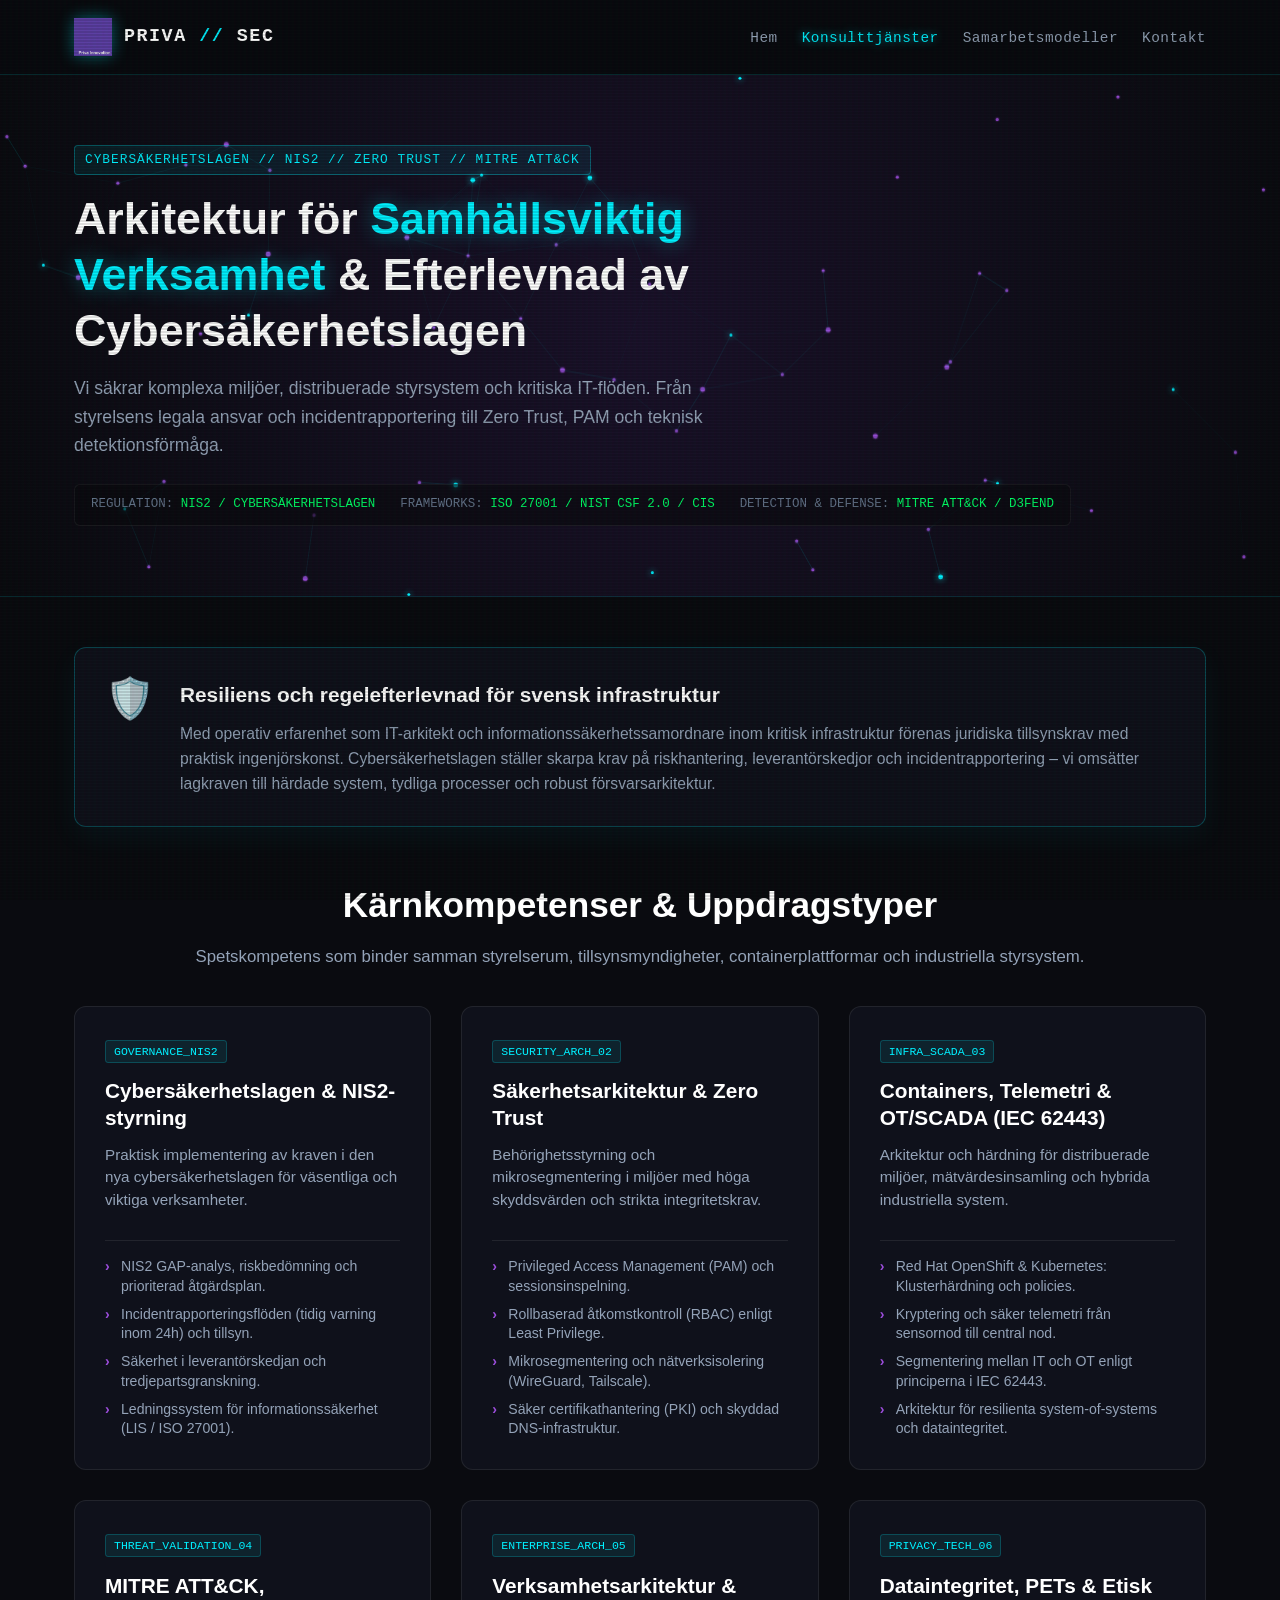
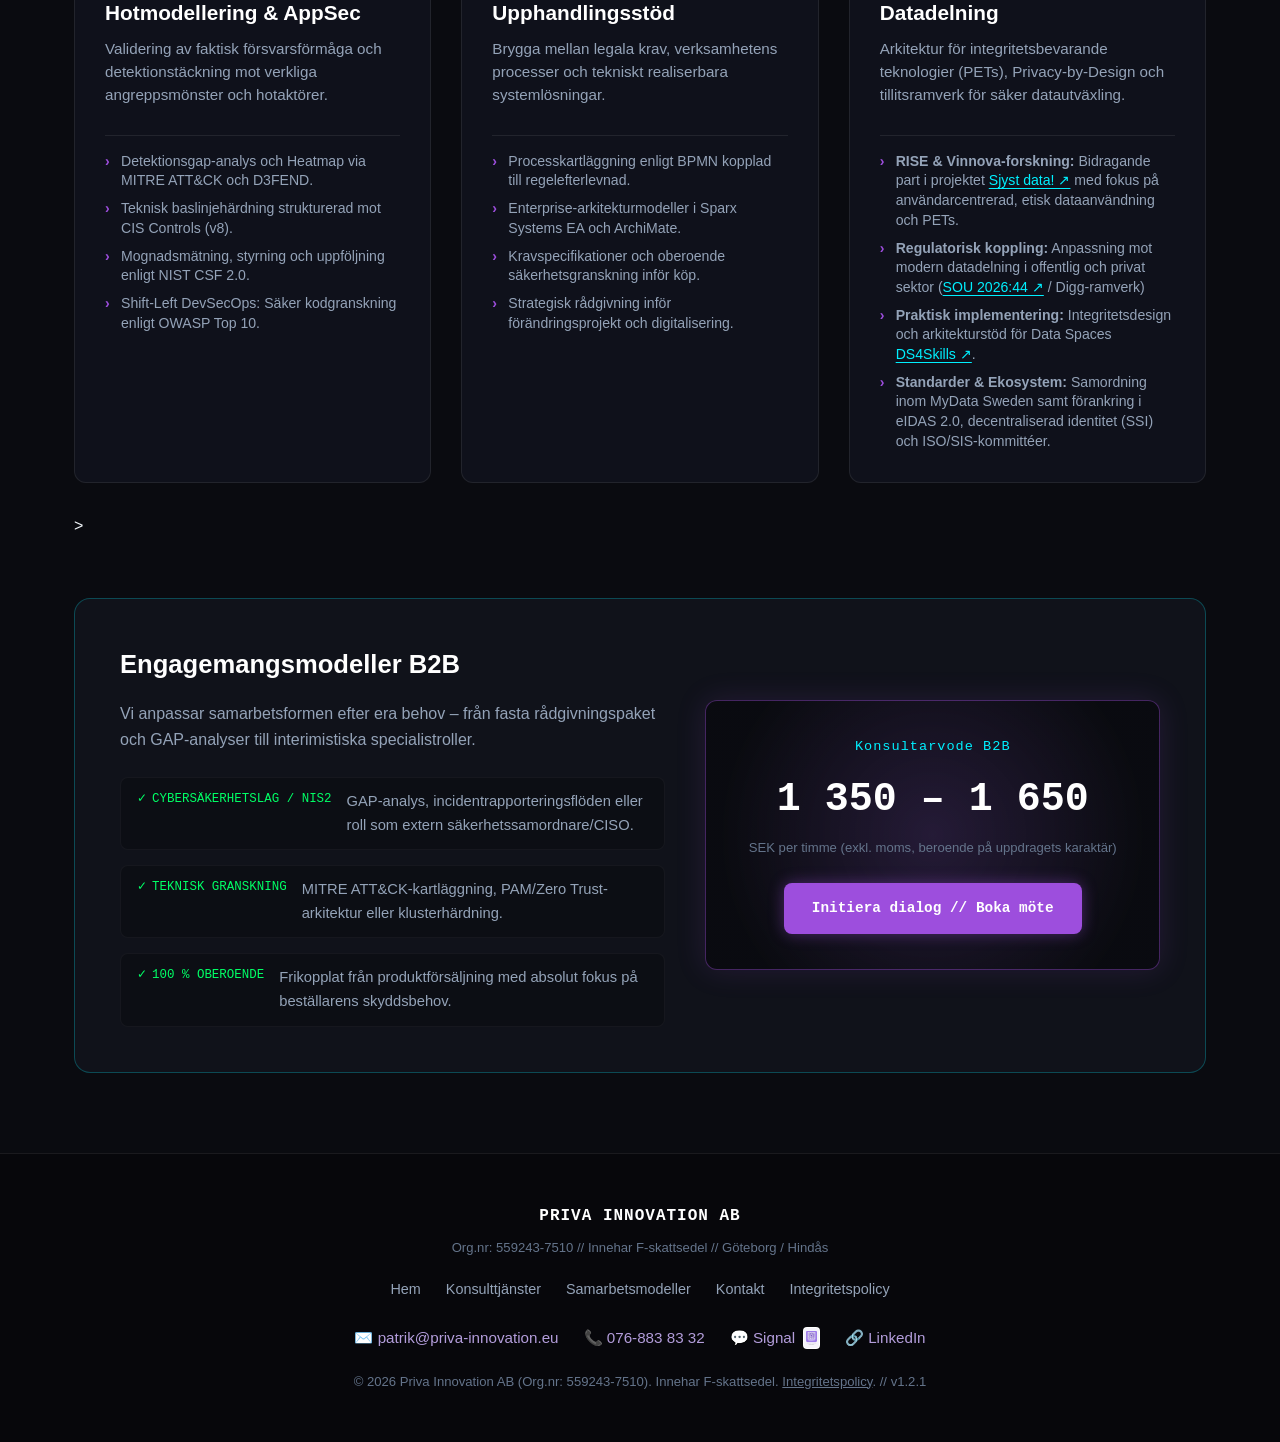
<file: konsult copy.html>
﻿<!DOCTYPE html>
<html lang="sv">
<head>
    <meta charset="UTF-8">
    <meta name="viewport" content="width=device-width, initial-scale=1.0">
    <title>Cybersäkerhetslagen, NIS2 & IT-Arkitektur - Priva Innovation AB</title>
    <link rel="stylesheet" href="style.css?v=1.2.4">
</head>
<body>

    <header>
        <div class="container">
            <div class="header-content">
                <a href="index.html" class="brand">
                    <img src="logo_Priva-Innovation.png"
                         alt="Priva Innovation"
                         class="brand-logo" />

                    <svg id="cyber-svg-logo" style="display:none; width:34px; height:34px; filter:drop-shadow(0 0 6px #00f0ff);" viewBox="0 0 100 100" fill="none" xmlns="http://www.w3.org/2000/svg">
                        <circle cx="50" cy="22" r="7" fill="#00f0ff" />
                        <circle cx="20" cy="50" r="7" fill="#00ff66" />
                        <circle cx="80" cy="50" r="7" fill="#00f0ff" />
                        <circle cx="35" cy="80" r="7" fill="#9d4edd" />
                        <circle cx="65" cy="80" r="7" fill="#00ff66" />
                        <circle cx="50" cy="55" r="7" fill="#00f0ff" />
                        <line x1="50" y1="22" x2="20" y2="50" stroke="#00f0ff" stroke-width="3" />
                        <line x1="50" y1="22" x2="80" y2="50" stroke="#00f0ff" stroke-width="3" />
                        <line x1="20" y1="50" x2="35" y2="80" stroke="#9d4edd" stroke-width="3" />
                        <line x1="80" y1="50" x2="65" y2="80" stroke="#00ff66" stroke-width="3" />
                        <line x1="35" y1="80" x2="65" y2="80" stroke="#00f0ff" stroke-width="3" />
                        <line x1="50" y1="22" x2="50" y2="55" stroke="#00f0ff" stroke-width="3" />
                        <line x1="20" y1="50" x2="50" y2="55" stroke="#00f0ff" stroke-width="3" />
                        <line x1="80" y1="50" x2="50" y2="55" stroke="#00f0ff" stroke-width="3" />
                        <line x1="35" y1="80" x2="50" y2="55" stroke="#9d4edd" stroke-width="3" />
                        <line x1="65" y1="80" x2="50" y2="55" stroke="#00ff66" stroke-width="3" />
                    </svg>

                    <span class="brand-text">PRIVA <span>//</span> SEC</span>
                </a>

                <button class="menu-toggle" aria-label="Öppna meny">
                    <span></span>
                    <span></span>
                    <span></span>
                </button>

                <nav>
                    <ul>
                        <li><a href="index.html">Hem</a></li>
                        <li><a href="konsult.html" class="active">Konsulttjänster</a></li>
                        <li><a href="samarbete.html">Samarbetsmodeller</a></li>
                        <li><a href="kontakt.html">Kontakt</a></li>
                    </ul>
                </nav>
            </div>
        </div>
    </header>

    <section class="hero">
        <canvas id="cyber-canvas"></canvas>
        <div class="container">
            <div class="hero-tag">CYBERSÄKERHETSLAGEN // NIS2 // ZERO TRUST // MITRE ATT&CK</div>
            <h1>Arkitektur för <span class="highlight">Samhällsviktig Verksamhet</span> & Efterlevnad av Cybersäkerhetslagen</h1>
            <p>Vi säkrar komplexa miljöer, distribuerade styrsystem och kritiska IT-flöden. Från styrelsens legala ansvar och incidentrapportering till Zero Trust, PAM och teknisk detektionsförmåga.</p>

            <div class="terminal-status-bar">
                <div>REGULATION: <span>NIS2 / CYBERSÄKERHETSLAGEN</span></div>
                <div>FRAMEWORKS: <span>ISO 27001 / NIST CSF 2.0 / CIS</span></div>
                <div>DETECTION & DEFENSE: <span>MITRE ATT&CK / D3FEND</span></div>
            </div>
        </div>
    </section>

    <main class="container">

        <div class="resilience-bar">
            <div class="resilience-icon">🛡️</div>
            <div class="resilience-text">
                <h3>Resiliens och regelefterlevnad för svensk infrastruktur</h3>
                <p>Med operativ erfarenhet som IT-arkitekt och informationssäkerhetssamordnare inom kritisk infrastruktur förenas juridiska tillsynskrav med praktisk ingenjörskonst. Cybersäkerhetslagen ställer skarpa krav på riskhantering, leverantörskedjor och incidentrapportering – vi omsätter lagkraven till härdade system, tydliga processer och robust försvarsarkitektur.</p>
            </div>
        </div>

        <div class="section-header">
            <h2>Kärnkompetenser & Uppdragstyper</h2>
            <p>Spetskompetens som binder samman styrelserum, tillsynsmyndigheter, containerplattformar och industriella styrsystem.</p>
        </div>

        <div class="services-grid">

            <div class="cyber-card">
                <div class="card-header">
                    <span class="code-label">GOVERNANCE_NIS2</span>
                </div>
                <h3>Cybersäkerhetslagen & NIS2-styrning</h3>
                <p>Praktisk implementering av kraven i den nya cybersäkerhetslagen för väsentliga och viktiga verksamheter.</p>
                <ul>
                    <li>NIS2 GAP-analys, riskbedömning och prioriterad åtgärdsplan.</li>
                    <li>Incidentrapporteringsflöden (tidig varning inom 24h) och tillsyn.</li>
                    <li>Säkerhet i leverantörskedjan och tredjepartsgranskning.</li>
                    <li>Ledningssystem för informationssäkerhet (LIS / ISO 27001).</li>
                </ul>
            </div>

            <div class="cyber-card">
                <div class="card-header">
                    <span class="code-label">SECURITY_ARCH_02</span>
                </div>
                <h3>Säkerhetsarkitektur & Zero Trust</h3>
                <p>Behörighetsstyrning och mikrosegmentering i miljöer med höga skyddsvärden och strikta integritetskrav.</p>
                <ul>
                    <li>Privileged Access Management (PAM) och sessionsinspelning.</li>
                    <li>Rollbaserad åtkomstkontroll (RBAC) enligt Least Privilege.</li>
                    <li>Mikrosegmentering och nätverksisolering (WireGuard, Tailscale).</li>
                    <li>Säker certifikathantering (PKI) och skyddad DNS-infrastruktur.</li>
                </ul>
            </div>

            <div class="cyber-card">
                <div class="card-header">
                    <span class="code-label">INFRA_SCADA_03</span>
                </div>
                <h3>Containers, Telemetri & OT/SCADA (IEC 62443)</h3>
                <p>Arkitektur och härdning för distribuerade miljöer, mätvärdesinsamling och hybrida industriella system.</p>
                <ul>
                    <li>Red Hat OpenShift & Kubernetes: Klusterhärdning och policies.</li>
                    <li>Kryptering och säker telemetri från sensornod till central nod.</li>
                    <li>Segmentering mellan IT och OT enligt principerna i IEC 62443.</li>
                    <li>Arkitektur för resilienta system-of-systems och dataintegritet.</li>
                </ul>
            </div>

            <div class="cyber-card">
                <div class="card-header">
                    <span class="code-label">THREAT_VALIDATION_04</span>
                </div>
                <h3>MITRE ATT&CK, Hotmodellering & AppSec</h3>
                <p>Validering av faktisk försvarsförmåga och detektionstäckning mot verkliga angreppsmönster och hotaktörer.</p>
                <ul>
                    <li>Detektionsgap-analys och Heatmap via MITRE ATT&CK och D3FEND.</li>
                    <li>Teknisk baslinjehärdning strukturerad mot CIS Controls (v8).</li>
                    <li>Mognadsmätning, styrning och uppföljning enligt NIST CSF 2.0.</li>
                    <li>Shift-Left DevSecOps: Säker kodgranskning enligt OWASP Top 10.</li>
                </ul>
            </div>

            <div class="cyber-card">
                <div class="card-header">
                    <span class="code-label">ENTERPRISE_ARCH_05</span>
                </div>
                <h3>Verksamhetsarkitektur & Upphandlingsstöd</h3>
                <p>Brygga mellan legala krav, verksamhetens processer och tekniskt realiserbara systemlösningar.</p>
                <ul>
                    <li>Processkartläggning enligt BPMN kopplad till regelefterlevnad.</li>
                    <li>Enterprise-arkitekturmodeller i Sparx Systems EA och ArchiMate.</li>
                    <li>Kravspecifikationer och oberoende säkerhetsgranskning inför köp.</li>
                    <li>Strategisk rådgivning inför förändringsprojekt och digitalisering.</li>
                </ul>
            </div>

            <div class="cyber-card">
                <div class="card-header">
                    <span class="code-label">PRIVACY_TECH_06</span>
                </div>
                <h3>Dataintegritet, PETs & Etisk Datadelning</h3>
                <p>Arkitektur för integritetsbevarande teknologier (PETs), Privacy-by-Design och tillitsramverk för säker datautväxling.</p>
                <ul>
                    <li><strong>RISE & Vinnova-forskning:</strong> Bidragande part i projektet <a href="https://www.ri.se/sv/cybersakerhet/projekt/sjyst-data" target="_blank" rel="noopener noreferrer" style="color: var(--neon-cyan); text-decoration: underline; text-underline-offset: 3px;">Sjyst data! ↗</a> med fokus på användarcentrerad, etisk dataanvändning och PETs.</li>
                    <li><strong>Regulatorisk koppling:</strong> Anpassning mot modern datadelning i offentlig och privat sektor (<a href="https://www.regeringen.se/rattsliga-dokument/statens-offentliga-utredningar/2026/06/sou-202644/" target="_blank" rel="noopener noreferrer" style="color: var(--neon-cyan); text-decoration: underline; text-underline-offset: 3px;">SOU 2026:44 ↗</a> / Digg-ramverk)</li>
                    <li><strong>Praktisk implementering:</strong> Integritetsdesign och arkitekturstöd för Data Spaces <a href="https://swedishjobtech.se/nyheter/nytt-eu-projekt-om-egen-data-kickar-ig%C3%A5ng" target="_blank" rel="noopener noreferrer" style="color: var(--neon-cyan); text-decoration: underline; text-underline-offset: 3px;">DS4Skills ↗</a>.</li>
                    <li><strong>Standarder & Ekosystem:</strong> Samordning inom MyData Sweden samt förankring i eIDAS 2.0, decentraliserad identitet (SSI) och ISO/SIS-kommittéer.</li>
                </ul>
            </div>>

        </div>

        <div class="pricing-section">
            <div class="pricing-left">
                <h3>Engagemangsmodeller B2B</h3>
                <p class="intro-desc">Vi anpassar samarbetsformen efter era behov – från fasta rådgivningspaket och GAP-analyser till interimistiska specialistroller.</p>

                <div class="engagement-list">
                    <div class="engagement-row">
                        <div class="engagement-tag"><span>✓</span> CYBERSÄKERHETSLAG / NIS2</div>
                        <div class="engagement-text">GAP-analys, incidentrapporteringsflöden eller roll som extern säkerhetssamordnare/CISO.</div>
                    </div>
                    <div class="engagement-row">
                        <div class="engagement-tag"><span>✓</span> TEKNISK GRANSKNING</div>
                        <div class="engagement-text">MITRE ATT&CK-kartläggning, PAM/Zero Trust-arkitektur eller klusterhärdning.</div>
                    </div>
                    <div class="engagement-row">
                        <div class="engagement-tag"><span>✓</span> 100 % OBEROENDE</div>
                        <div class="engagement-text">Frikopplat från produktförsäljning med absolut fokus på beställarens skyddsbehov.</div>
                    </div>
                </div>
            </div>

            <div class="pricing-box">
                <div class="rate-label">Konsultarvode B2B</div>
                <div class="rate-figure">1 350 – 1 650</div>
                <div class="rate-terms">SEK per timme (exkl. moms, beroende på uppdragets karaktär)</div>
                <a href="kontakt.html" class="btn-cyber">Initiera dialog // Boka möte</a>
            </div>
        </div>

    </main>

    <footer>
        <div class="container">
            <div class="footer-brand">PRIVA INNOVATION AB</div>
            <div class="footer-legal">Org.nr: 559243-7510 // Innehar F-skattsedel // Göteborg / Hindås</div>

            <div class="footer-nav">
                <a href="index.html">Hem</a>
                <a href="konsult.html">Konsulttjänster</a>
                <a href="samarbete.html">Samarbetsmodeller</a>
                <a href="kontakt.html">Kontakt</a>
                <a href="privacy.html">Integritetspolicy</a>
            </div>
            <div class="footer-contacts">
                <a href="mailto:patrik@priva-innovation.eu">✉️ patrik@priva-innovation.eu</a>
                <a href="tel:0768838332">📞 076-883 83 32</a>
                <a href="https://signal.me/#eu/TI0gpechOMJDopikfB9CbNccs5nqo3NAQaVHY5EkWUXDCje528RFa4bXzuuykCMC" target="_blank" rel="noopener noreferrer" class="signal-link">
                    💬 Signal
                    <img src="SignalUsernameQr.png" alt="Skanna för Signal" class="signal-qr-thumb">
                </a>
                <a href="https://www.linkedin.com/company/priva-innovation-eu/" target="_blank" rel="noopener noreferrer">🔗 LinkedIn</a>
            </div>
            <div class="footer-legal">
                © 2026 Priva Innovation AB (Org.nr: 559243-7510). Innehar F-skattsedel. <a href="privacy.html" style="color: var(--text-muted); text-decoration: underline;">Integritetspolicy</a>. // v1.2.1
            </div>
        </div>
    </footer>

    <script src="script.js?v=1.2.0"></script>
    <script src="network.js?v=1.2.0"></script>
</body>
</html>
</file>
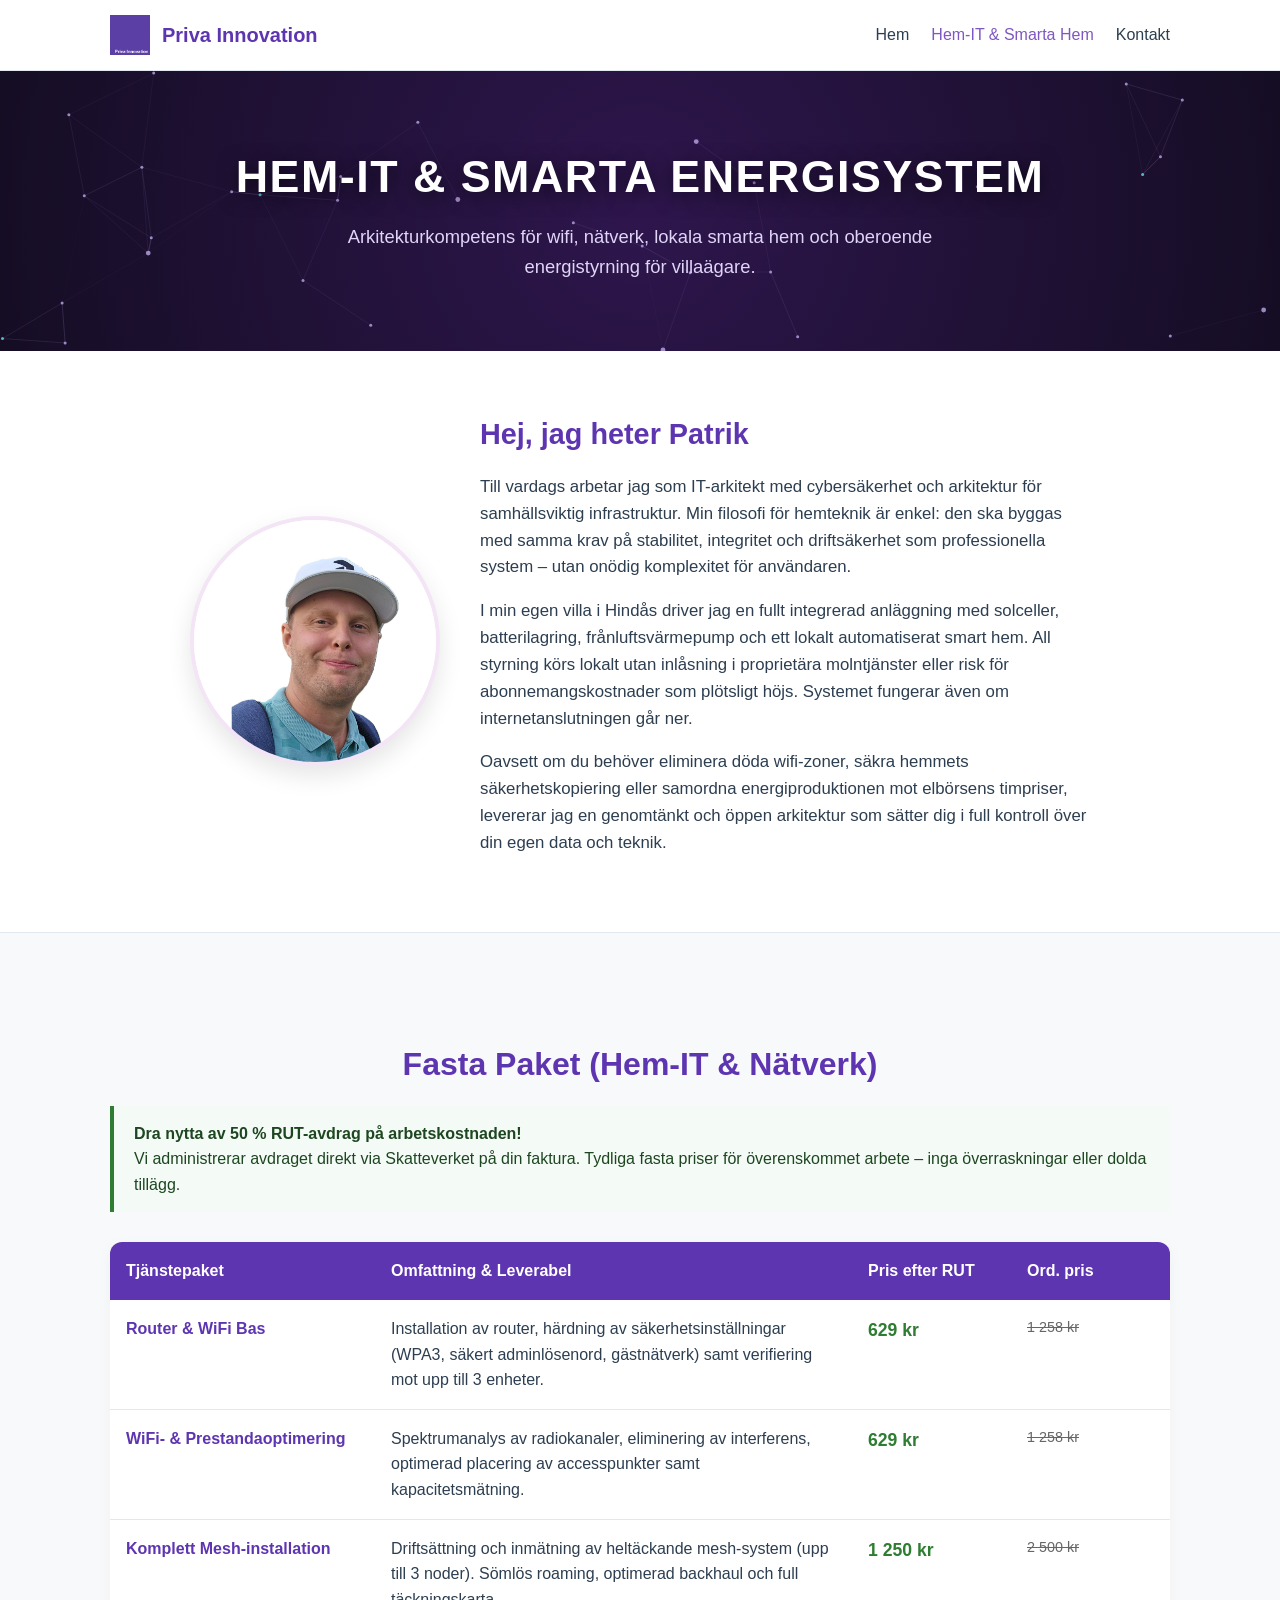
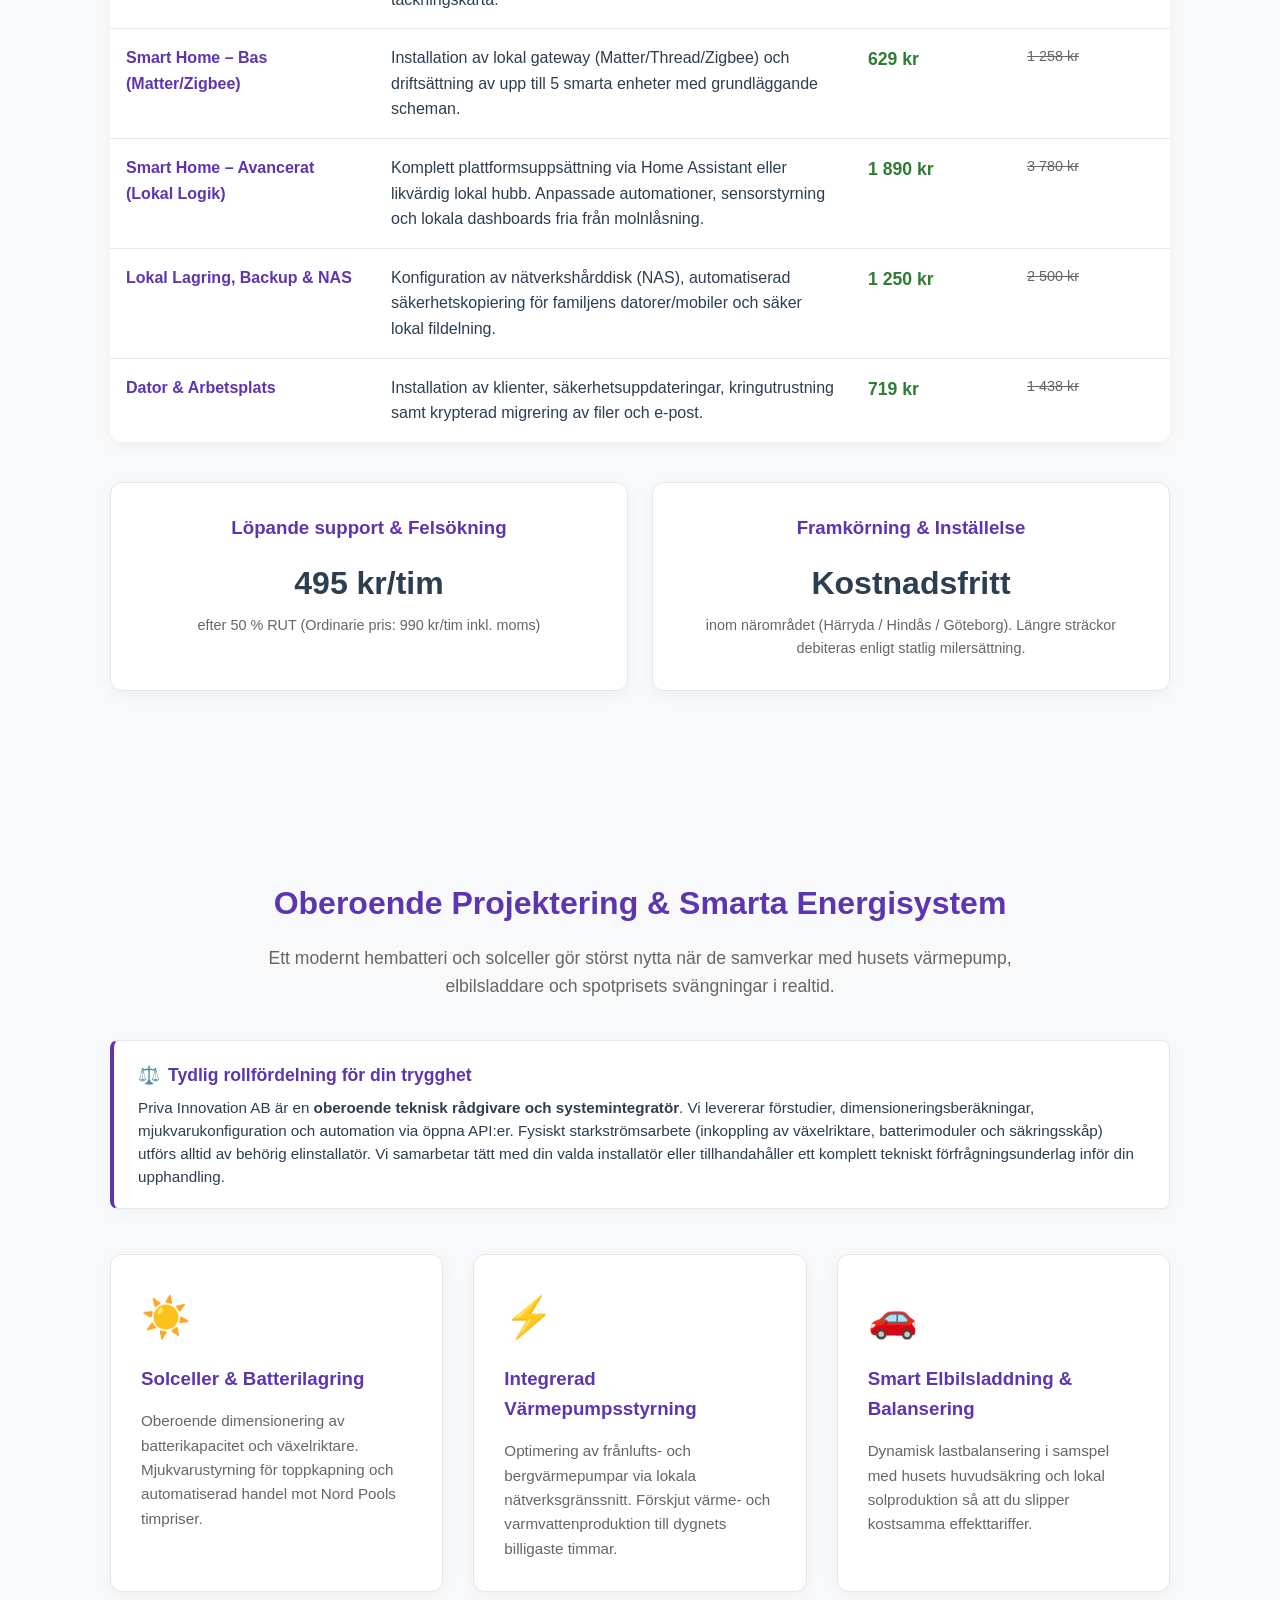
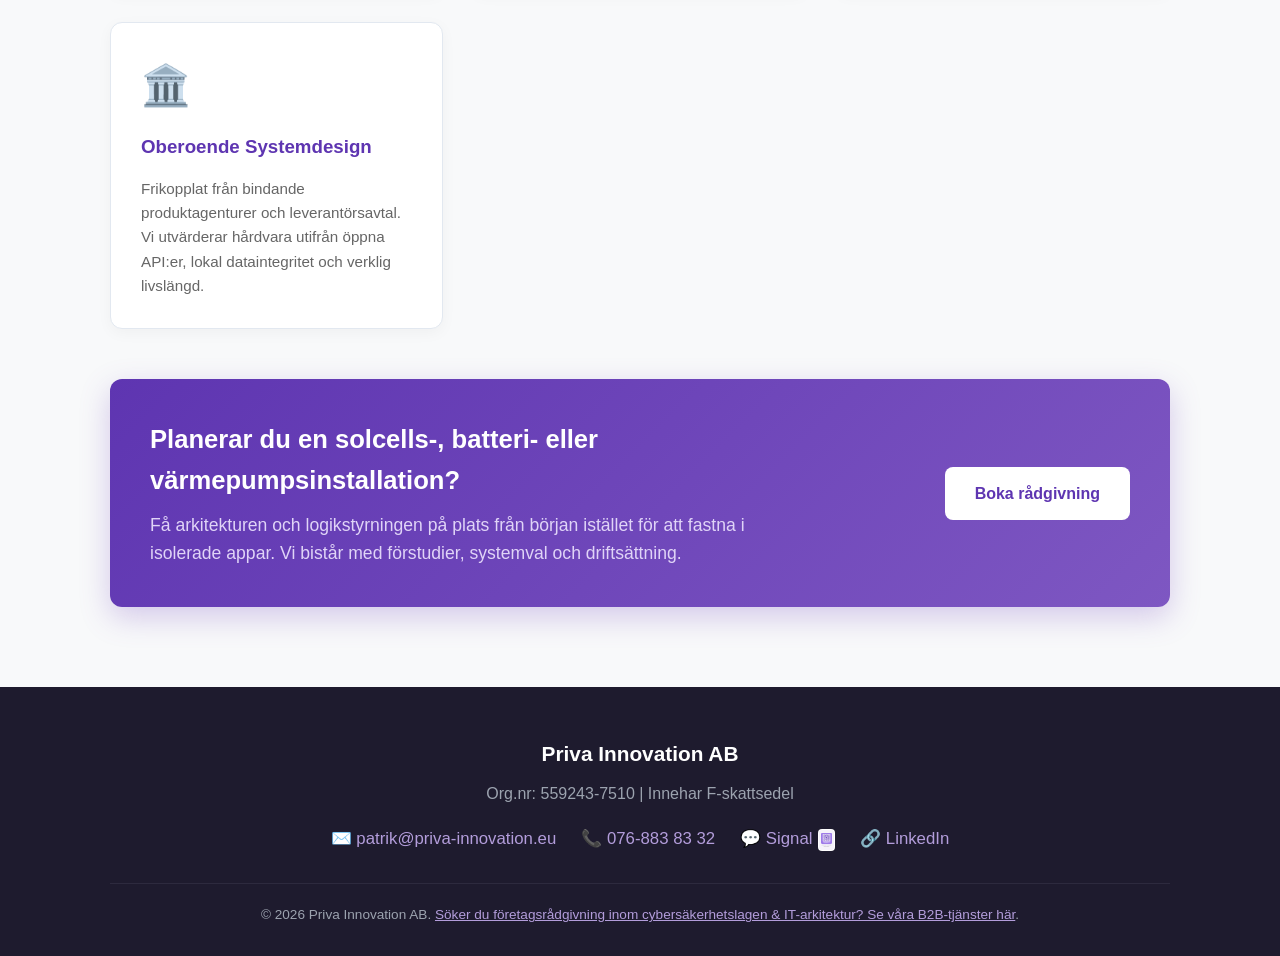
<file: priser.html>
﻿<!DOCTYPE html>
<html lang="sv">
<head>
    <meta charset="UTF-8">
    <meta name="viewport" content="width=device-width, initial-scale=1.0">
    <title>Hem-IT, Smarta Hem & Oberoende Energistyrning - Priva Innovation AB</title>
    <link rel="stylesheet" href="style-light.css?v=1.1.0">
</head>
<body>

    <header>
        <div class="container">
            <div class="header-content">
                <a href="index.html" class="logo-container">
                    <img src="logo_Priva-Innovation.png" alt="Priva Innovation logotyp" class="brand-logo">
                    <span class="site-name">Priva Innovation</span>
                </a>

                <button class="menu-toggle" aria-label="Öppna meny">
                    <span></span>
                    <span></span>
                    <span></span>
                </button>

                <nav>
                    <ul>
                        <li><a href="priser.html">Hem</a></li>
                        <li><a href="priser.html" class="active">Hem-IT & Smarta Hem</a></li>
                        <li><a href="kontakt2.html">Kontakt</a></li>
                    </ul>
                </nav>
            </div>
        </div>
    </header>

    <div class="hero" id="hero-banner">
        <canvas id="network-canvas"></canvas>
        <div class="hero-content">
            <div class="container">
                <h1>HEM-IT & SMARTA ENERGISYSTEM</h1>
                <p>Arkitekturkompetens för wifi, nätverk, lokala smarta hem och oberoende energistyrning för villaägare.</p>
            </div>
        </div>
    </div>

    <section class="about-section">
        <div class="container">
            <div class="about-grid">
                <img src="bild-Patrik.jpg" alt="Patrik Andersson" class="about-image">
                <div class="about-text">
                    <h2>Hej, jag heter Patrik</h2>
                    <p>
                        Till vardags arbetar jag som IT-arkitekt med cybersäkerhet och arkitektur för samhällsviktig infrastruktur. Min filosofi för hemteknik är enkel: den ska byggas med samma krav på stabilitet, integritet och driftsäkerhet som professionella system – utan onödig komplexitet för användaren.
                    </p>
                    <p>
                        I min egen villa i Hindås driver jag en fullt integrerad anläggning med solceller, batterilagring, frånluftsvärmepump och ett lokalt automatiserat smart hem. All styrning körs lokalt utan inlåsning i proprietära molntjänster eller risk för abonnemangskostnader som plötsligt höjs. Systemet fungerar även om internetanslutningen går ner.
                    </p>
                    <p>
                        Oavsett om du behöver eliminera döda wifi-zoner, säkra hemmets säkerhetskopiering eller samordna energiproduktionen mot elbörsens timpriser, levererar jag en genomtänkt och öppen arkitektur som sätter dig i full kontroll över din egen data och teknik.
                    </p>
                </div>
            </div>
        </div>
    </section>

    <section id="hem-it" style="padding: 80px 0;">
        <div class="container">
            <h2 class="section-title">Fasta Paket (Hem-IT & Nätverk)</h2>

            <div class="rut-intro">
                <p>
                    <strong>Dra nytta av 50 % RUT-avdrag på arbetskostnaden!</strong><br>
                    Vi administrerar avdraget direkt via Skatteverket på din faktura. Tydliga fasta priser för överenskommet arbete – inga överraskningar eller dolda tillägg.
                </p>
            </div>

            <div class="pricing-table-container">
                <table>
                    <thead>
                        <tr>
                            <th style="width: 25%;">Tjänstepaket</th>
                            <th style="width: 45%;">Omfattning & Leverabel</th>
                            <th style="width: 15%;">Pris efter RUT</th>
                            <th style="width: 15%;">Ord. pris</th>
                        </tr>
                    </thead>
                    <tbody>
                        <tr>
                            <td class="service-title">Router & WiFi Bas</td>
                            <td>Installation av router, härdning av säkerhetsinställningar (WPA3, säkert adminlösenord, gästnätverk) samt verifiering mot upp till 3 enheter.</td>
                            <td class="price-rut">629 kr</td>
                            <td class="price-ord">1 258 kr</td>
                        </tr>
                        <tr>
                            <td class="service-title">WiFi- & Prestandaoptimering</td>
                            <td>Spektrumanalys av radiokanaler, eliminering av interferens, optimerad placering av accesspunkter samt kapacitetsmätning.</td>
                            <td class="price-rut">629 kr</td>
                            <td class="price-ord">1 258 kr</td>
                        </tr>
                        <tr>
                            <td class="service-title">Komplett Mesh-installation</td>
                            <td>Driftsättning och inmätning av heltäckande mesh-system (upp till 3 noder). Sömlös roaming, optimerad backhaul och full täckningskarta.</td>
                            <td class="price-rut">1 250 kr</td>
                            <td class="price-ord">2 500 kr</td>
                        </tr>
                        <tr>
                            <td class="service-title">Smart Home – Bas (Matter/Zigbee)</td>
                            <td>Installation av lokal gateway (Matter/Thread/Zigbee) och driftsättning av upp till 5 smarta enheter med grundläggande scheman.</td>
                            <td class="price-rut">629 kr</td>
                            <td class="price-ord">1 258 kr</td>
                        </tr>
                        <tr>
                            <td class="service-title">Smart Home – Avancerat (Lokal Logik)</td>
                            <td>Komplett plattformsuppsättning via Home Assistant eller likvärdig lokal hubb. Anpassade automationer, sensorstyrning och lokala dashboards fria från molnlåsning.</td>
                            <td class="price-rut">1 890 kr</td>
                            <td class="price-ord">3 780 kr</td>
                        </tr>
                        <tr>
                            <td class="service-title">Lokal Lagring, Backup & NAS</td>
                            <td>Konfiguration av nätverkshårddisk (NAS), automatiserad säkerhetskopiering för familjens datorer/mobiler och säker lokal fildelning.</td>
                            <td class="price-rut">1 250 kr</td>
                            <td class="price-ord">2 500 kr</td>
                        </tr>
                        <tr>
                            <td class="service-title">Dator & Arbetsplats</td>
                            <td>Installation av klienter, säkerhetsuppdateringar, kringutrustning samt krypterad migrering av filer och e-post.</td>
                            <td class="price-rut">719 kr</td>
                            <td class="price-ord">1 438 kr</td>
                        </tr>
                    </tbody>
                </table>
            </div>

            <div class="hourly-rates">
                <div class="rate-card">
                    <h3>Löpande support & Felsökning</h3>
                    <div class="main-price">495 kr/tim</div>
                    <p class="sub-price">efter 50 % RUT (Ordinarie pris: 990 kr/tim inkl. moms)</p>
                </div>
                <div class="rate-card">
                    <h3>Framkörning & Inställelse</h3>
                    <div class="main-price">Kostnadsfritt</div>
                    <p class="sub-price">inom närområdet (Härryda / Hindås / Göteborg). Längre sträckor debiteras enligt statlig milersättning.</p>
                </div>
            </div>

        </div>
    </section>

    <section id="energi-projektering" class="energy-section">
        <div class="container">
            <h2 class="section-title">Oberoende Projektering & Smarta Energisystem</h2>
            <p class="section-subtitle">
                Ett modernt hembatteri och solceller gör störst nytta när de samverkar med husets värmepump, elbilsladdare och spotprisets svängningar i realtid.
            </p>

            <div style="background: #ffffff; border: 1px solid var(--border-color); border-left: 4px solid var(--dark-purple); border-radius: 8px; padding: 20px 24px; margin-bottom: 45px; box-shadow: 0 4px 15px rgba(0,0,0,0.03);">
                <h4 style="margin: 0 0 8px 0; color: var(--dark-purple); font-size: 1.1rem; display: flex; align-items: center; gap: 8px;">
                    <span>⚖️</span> Tydlig rollfördelning för din trygghet
                </h4>
                <p style="margin: 0; font-size: 0.95rem; color: var(--text-dark); line-height: 1.5;">
                    Priva Innovation AB är en <strong>oberoende teknisk rådgivare och systemintegratör</strong>. Vi levererar förstudier, dimensioneringsberäkningar, mjukvarukonfiguration och automation via öppna API:er. Fysiskt starkströmsarbete (inkoppling av växelriktare, batterimoduler och säkringsskåp) utförs alltid av behörig elinstallatör. Vi samarbetar tätt med din valda installatör eller tillhandahåller ett komplett tekniskt förfrågningsunderlag inför din upphandling.
                </p>
            </div>

            <div class="energy-grid">
                <div class="energy-card">
                    <div class="icon">☀️</div>
                    <h3>Solceller & Batterilagring</h3>
                    <p>Oberoende dimensionering av batterikapacitet och växelriktare. Mjukvarustyrning för toppkapning och automatiserad handel mot Nord Pools timpriser.</p>
                </div>

                <div class="energy-card">
                    <div class="icon">⚡</div>
                    <h3>Integrerad Värmepumpsstyrning</h3>
                    <p>Optimering av frånlufts- och bergvärmepumpar via lokala nätverksgränssnitt. Förskjut värme- och varmvattenproduktion till dygnets billigaste timmar.</p>
                </div>

                <div class="energy-card">
                    <div class="icon">🚗</div>
                    <h3>Smart Elbilsladdning & Balansering</h3>
                    <p>Dynamisk lastbalansering i samspel med husets huvudsäkring och lokal solproduktion så att du slipper kostsamma effekttariffer.</p>
                </div>

                <div class="energy-card">
                    <div class="icon">🏛️</div>
                    <h3>Oberoende Systemdesign</h3>
                    <p>Frikopplat från bindande produktagenturer och leverantörsavtal. Vi utvärderar hårdvara utifrån öppna API:er, lokal dataintegritet och verklig livslängd.</p>
                </div>
            </div>

            <div class="projecting-banner">
                <div class="projecting-banner-text">
                    <h3>Planerar du en solcells-, batteri- eller värmepumpsinstallation?</h3>
                    <p>Få arkitekturen och logikstyrningen på plats från början istället för att fastna i isolerade appar. Vi bistår med förstudier, systemval och driftsättning.</p>
                </div>
                <div class="projecting-banner-cta">
                    <a href="kontakt2.html" class="btn-banner">Boka rådgivning</a>
                </div>
            </div>
        </div>
    </section>

    <footer>
        <div class="container">
            <h3>Priva Innovation AB</h3>
            <p style="margin: 5px 0 20px 0; color: #9ca3af;">Org.nr: 559243-7510 | Innehar F-skattsedel</p>

            <div class="footer-contacts">
                <a href="mailto:patrik@priva-innovation.eu">✉️ patrik@priva-innovation.eu</a>
                <a href="tel:0768838332">📞 076-883 83 32</a>
                <a href="https://signal.me/#eu/TI0gpechOMJDopikfB9CbNccs5nqo3NAQaVHY5EkWUXDCje528RFa4bXzuuykCMC" target="_blank" rel="noopener noreferrer" class="signal-link">
                    💬 Signal
                    <img src="SignalUsernameQr.png" alt="Skanna för Signal" class="signal-qr-thumb">
                </a>
                <a href="https://www.linkedin.com/company/priva-innovation-eu/" target="_blank" rel="noopener noreferrer">🔗 LinkedIn</a>
            </div>

            <div class="footer-copy">
                © 2026 Priva Innovation AB. <a href="index.html" style="color: #b39ddb; text-decoration: underline;">Söker du företagsrådgivning inom cybersäkerhetslagen & IT-arkitektur? Se våra B2B-tjänster här</a>.
            </div>
        </div>
    </footer>

    <script src="script.js?v=1.1.0"></script>
    <script src="network.js?v=1.1.0"></script>
</body>
</html>
</file>
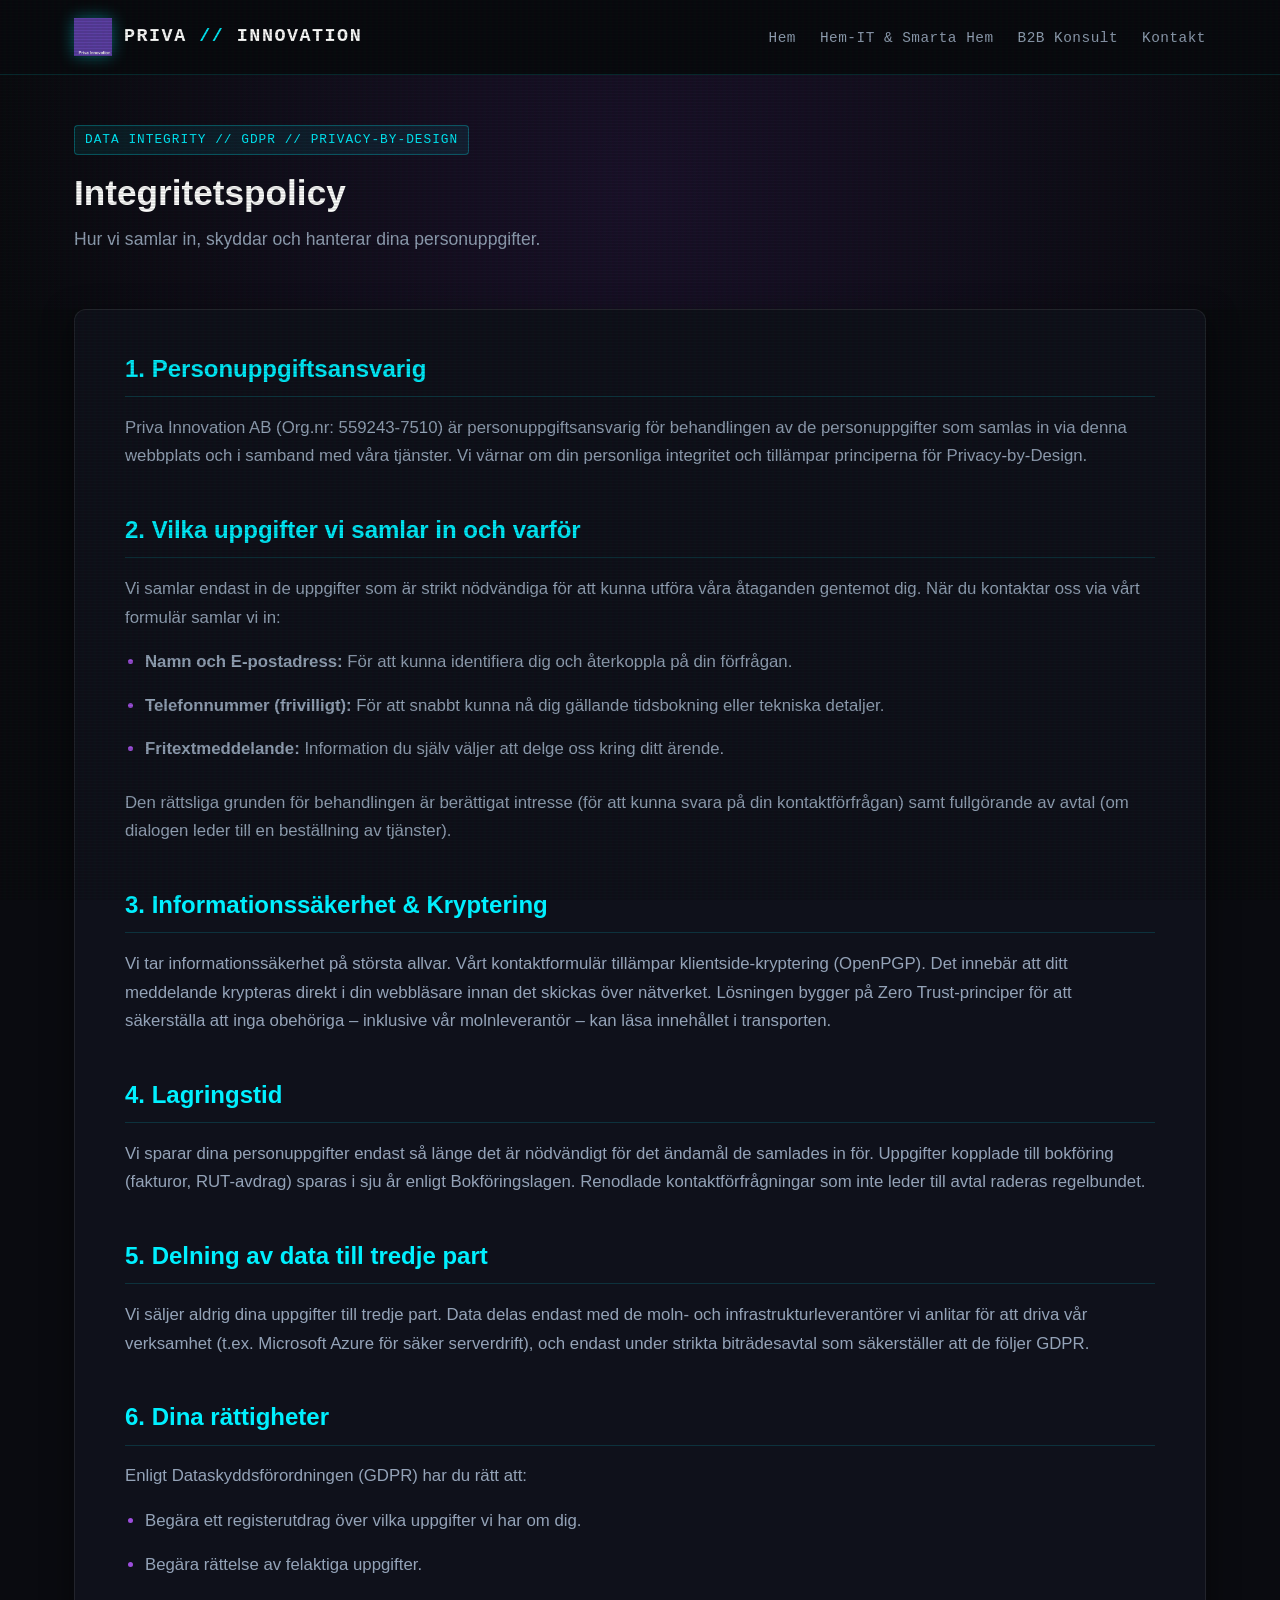
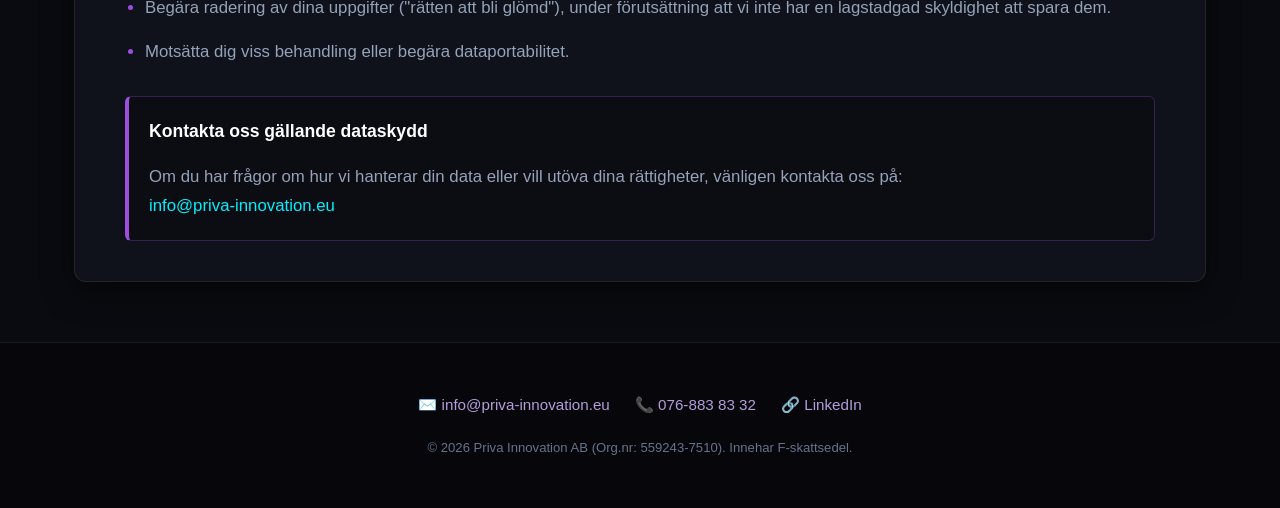
<file: privacy.html>
<!DOCTYPE html>
<html lang="sv">
<head>
    <meta charset="UTF-8">
    <meta name="viewport" content="width=device-width, initial-scale=1.0">
    <title>Integritetspolicy (GDPR) - Priva Innovation AB</title>
    <link rel="stylesheet" href="style.css">
    <style>
        .privacy-content {
            background: var(--bg-card);
            border: 1px solid rgba(255, 255, 255, 0.08);
            border-radius: 12px;
            padding: 40px 50px;
            margin-bottom: 60px;
            box-shadow: 0 10px 30px rgba(0, 0, 0, 0.5);
        }
        .privacy-content h2 {
            color: var(--neon-cyan);
            font-size: 1.5rem;
            margin: 40px 0 15px 0;
            border-bottom: 1px solid rgba(0, 240, 255, 0.15);
            padding-bottom: 8px;
        }
        .privacy-content h2:first-child {
            margin-top: 0;
        }
        .privacy-content p, .privacy-content li {
            color: var(--text-secondary);
            font-size: 1.05rem;
            line-height: 1.7;
            margin-bottom: 15px;
        }
        .privacy-content ul {
            padding-left: 20px;
            margin-bottom: 25px;
        }
        .privacy-content li::marker {
            color: var(--neon-purple);
        }
        .contact-box {
            background: rgba(10, 11, 16, 0.6);
            border: 1px solid rgba(157, 78, 221, 0.3);
            border-left: 4px solid var(--neon-purple);
            padding: 20px;
            border-radius: 6px;
            margin-top: 30px;
        }
    </style>
</head>
<body>

    <!-- HEADER -->
    <header>
        <div class="container">
            <div class="header-content">
                <a href="index.html" class="brand">
                    <img src="logo_Priva-Innovation.png" alt="Priva Innovation" class="brand-logo" />
                    <span class="brand-text">PRIVA <span>//</span> INNOVATION</span>
                </a>
                <button class="menu-toggle" aria-label="Öppna meny">
                    <span></span><span></span><span></span>
                </button>
                <nav>
                    <ul>
                        <li><a href="index.html">Hem</a></li>
                        <li><a href="priser.html">Hem-IT & Smarta Hem</a></li>
                        <li><a href="konsult.html">B2B Konsult</a></li>
                        <li><a href="kontakt.html">Kontakt</a></li>
                    </ul>
                </nav>
            </div>
        </div>
    </header>

    <section class="hero" style="padding: 50px 0 30px; border-bottom: none;">
        <div class="container">
            <div class="hero-tag">DATA INTEGRITY // GDPR // PRIVACY-BY-DESIGN</div>
            <h1 style="font-size: 2.2rem; margin-bottom: 10px;">Integritetspolicy</h1>
            <p>Hur vi samlar in, skyddar och hanterar dina personuppgifter.</p>
        </div>
    </section>

    <!-- MAIN INNEHÅLL -->
    <main class="container">
        <div class="privacy-content">
            
            <h2>1. Personuppgiftsansvarig</h2>
            <p>Priva Innovation AB (Org.nr: 559243-7510) är personuppgiftsansvarig för behandlingen av de personuppgifter som samlas in via denna webbplats och i samband med våra tjänster. Vi värnar om din personliga integritet och tillämpar principerna för Privacy-by-Design.</p>

            <h2>2. Vilka uppgifter vi samlar in och varför</h2>
            <p>Vi samlar endast in de uppgifter som är strikt nödvändiga för att kunna utföra våra åtaganden gentemot dig. När du kontaktar oss via vårt formulär samlar vi in:</p>
            <ul>
                <li><strong>Namn och E-postadress:</strong> För att kunna identifiera dig och återkoppla på din förfrågan.</li>
                <li><strong>Telefonnummer (frivilligt):</strong> För att snabbt kunna nå dig gällande tidsbokning eller tekniska detaljer.</li>
                <li><strong>Fritextmeddelande:</strong> Information du själv väljer att delge oss kring ditt ärende.</li>
            </ul>
            <p>Den rättsliga grunden för behandlingen är berättigat intresse (för att kunna svara på din kontaktförfrågan) samt fullgörande av avtal (om dialogen leder till en beställning av tjänster).</p>

            <h2>3. Informationssäkerhet & Kryptering</h2>
            <p>Vi tar informationssäkerhet på största allvar. Vårt kontaktformulär tillämpar klientside-kryptering (OpenPGP). Det innebär att ditt meddelande krypteras direkt i din webbläsare innan det skickas över nätverket. Lösningen bygger på Zero Trust-principer för att säkerställa att inga obehöriga – inklusive vår molnleverantör – kan läsa innehållet i transporten.</p>

            <h2>4. Lagringstid</h2>
            <p>Vi sparar dina personuppgifter endast så länge det är nödvändigt för det ändamål de samlades in för. Uppgifter kopplade till bokföring (fakturor, RUT-avdrag) sparas i sju år enligt Bokföringslagen. Renodlade kontaktförfrågningar som inte leder till avtal raderas regelbundet.</p>

            <h2>5. Delning av data till tredje part</h2>
            <p>Vi säljer aldrig dina uppgifter till tredje part. Data delas endast med de moln- och infrastrukturleverantörer vi anlitar för att driva vår verksamhet (t.ex. Microsoft Azure för säker serverdrift), och endast under strikta biträdesavtal som säkerställer att de följer GDPR.</p>

            <h2>6. Dina rättigheter</h2>
            <p>Enligt Dataskyddsförordningen (GDPR) har du rätt att:</p>
            <ul>
                <li>Begära ett registerutdrag över vilka uppgifter vi har om dig.</li>
                <li>Begära rättelse av felaktiga uppgifter.</li>
                <li>Begära radering av dina uppgifter ("rätten att bli glömd"), under förutsättning att vi inte har en lagstadgad skyldighet att spara dem.</li>
                <li>Motsätta dig viss behandling eller begära dataportabilitet.</li>
            </ul>

            <div class="contact-box">
                <h3 style="color: #fff; font-size: 1.1rem; margin-top: 0;">Kontakta oss gällande dataskydd</h3>
                <p style="margin-bottom: 0;">Om du har frågor om hur vi hanterar din data eller vill utöva dina rättigheter, vänligen kontakta oss på: <br>
                <a href="mailto:info@priva-innovation.eu" style="color: var(--neon-cyan); text-decoration: none;">info@priva-innovation.eu</a></p>
            </div>

        </div>
    </main>

    <!-- FOOTER -->
    <footer>
        <div class="container">
            <div class="footer-contacts">
                <a href="mailto:info@priva-innovation.eu">✉️ info@priva-innovation.eu</a>
                <a href="tel:0768838332">📞 076-883 83 32</a>
                <a href="https://www.linkedin.com/company/priva-innovation-eu/" target="_blank" rel="noopener noreferrer">🔗 LinkedIn</a>
            </div>
            <div class="footer-legal">
                © 2026 Priva Innovation AB (Org.nr: 559243-7510). Innehar F-skattsedel.
            </div>
        </div>
    </footer>

    <script src="script.js?v=1.1.0"></script>
</body>
</html>
</file>
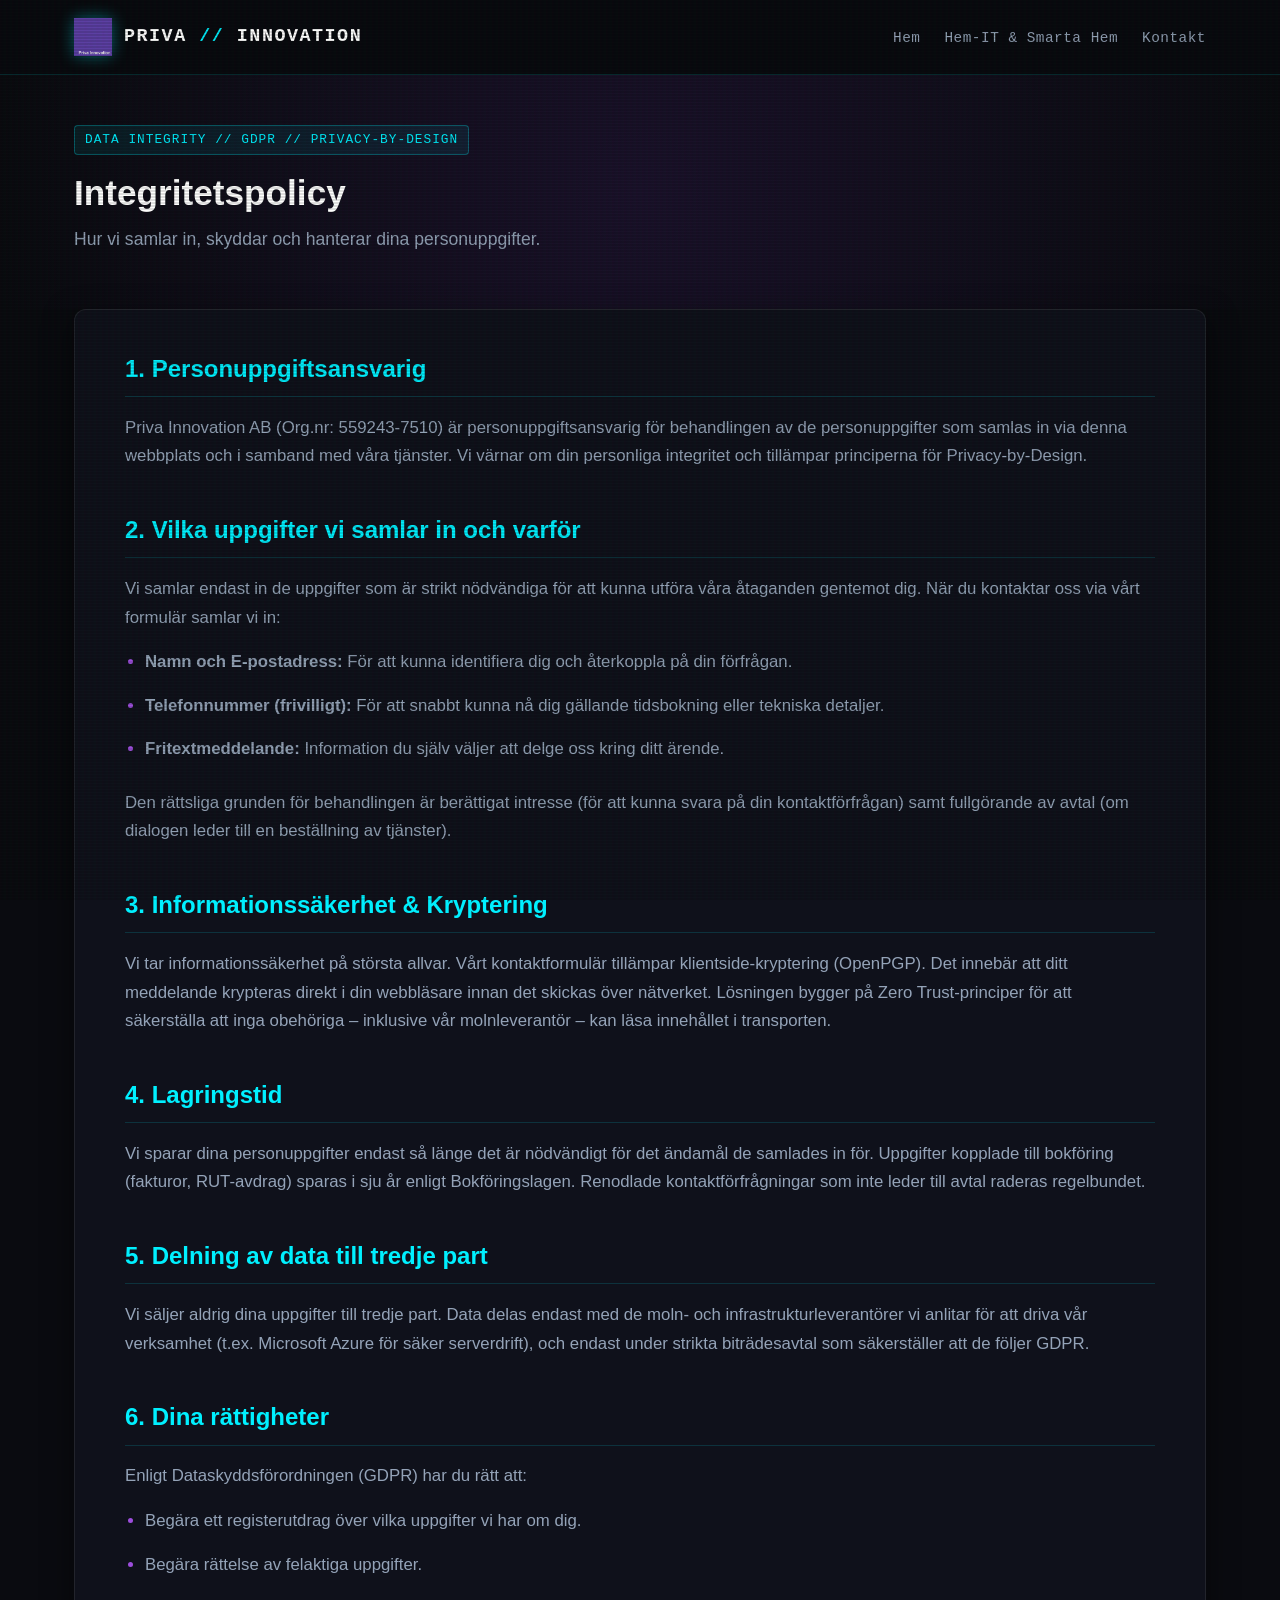
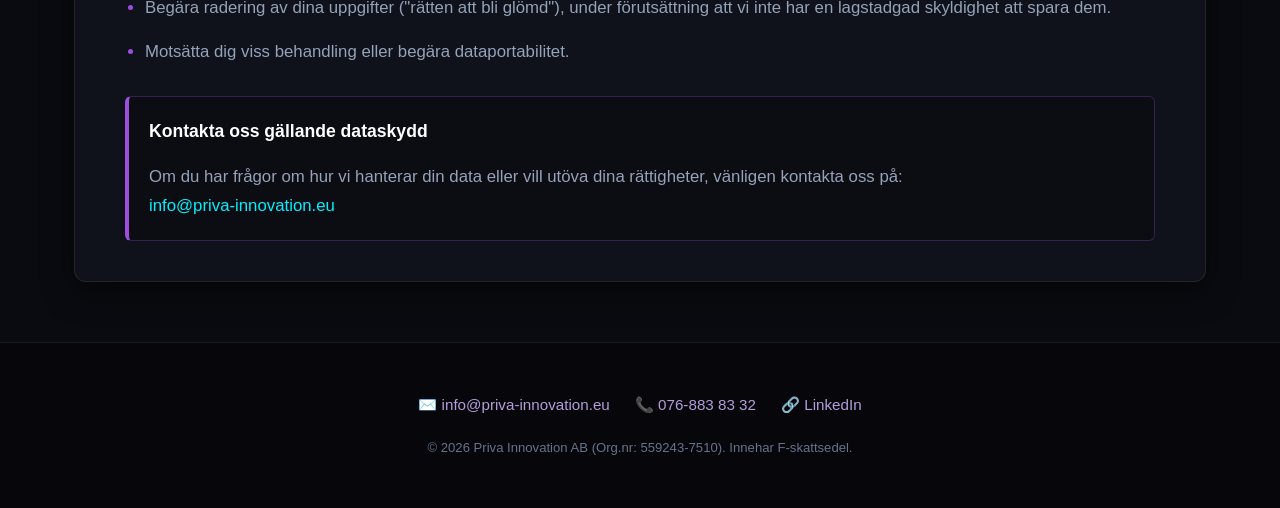
<file: privacy2.html>
<!DOCTYPE html>
<html lang="sv">
<head>
    <meta charset="UTF-8">
    <meta name="viewport" content="width=device-width, initial-scale=1.0">
    <title>Integritetspolicy (GDPR) - Priva Innovation AB</title>
    <link rel="stylesheet" href="style.css">
    <style>
        .privacy-content {
            background: var(--bg-card);
            border: 1px solid rgba(255, 255, 255, 0.08);
            border-radius: 12px;
            padding: 40px 50px;
            margin-bottom: 60px;
            box-shadow: 0 10px 30px rgba(0, 0, 0, 0.5);
        }
        .privacy-content h2 {
            color: var(--neon-cyan);
            font-size: 1.5rem;
            margin: 40px 0 15px 0;
            border-bottom: 1px solid rgba(0, 240, 255, 0.15);
            padding-bottom: 8px;
        }
        .privacy-content h2:first-child {
            margin-top: 0;
        }
        .privacy-content p, .privacy-content li {
            color: var(--text-secondary);
            font-size: 1.05rem;
            line-height: 1.7;
            margin-bottom: 15px;
        }
        .privacy-content ul {
            padding-left: 20px;
            margin-bottom: 25px;
        }
        .privacy-content li::marker {
            color: var(--neon-purple);
        }
        .contact-box {
            background: rgba(10, 11, 16, 0.6);
            border: 1px solid rgba(157, 78, 221, 0.3);
            border-left: 4px solid var(--neon-purple);
            padding: 20px;
            border-radius: 6px;
            margin-top: 30px;
        }
    </style>
</head>
<body>

    <!-- HEADER -->
    <header>
        <div class="container">
            <div class="header-content">
                <a href="index.html" class="brand">
                    <img src="logo_Priva-Innovation.png" alt="Priva Innovation" class="brand-logo" />
                    <span class="brand-text">PRIVA <span>//</span> INNOVATION</span>
                </a>
                <button class="menu-toggle" aria-label="Öppna meny">
                    <span></span><span></span><span></span>
                </button>
                <nav>
                    <ul>
                        <li><a href="priser.html">Hem</a></li>
                        <li><a href="priser.html">Hem-IT & Smarta Hem</a></li>
                        <li><a href="kontakt2.html">Kontakt</a></li>
                    </ul>
                </nav>
            </div>
        </div>
    </header>

    <section class="hero" style="padding: 50px 0 30px; border-bottom: none;">
        <div class="container">
            <div class="hero-tag">DATA INTEGRITY // GDPR // PRIVACY-BY-DESIGN</div>
            <h1 style="font-size: 2.2rem; margin-bottom: 10px;">Integritetspolicy</h1>
            <p>Hur vi samlar in, skyddar och hanterar dina personuppgifter.</p>
        </div>
    </section>

    <!-- MAIN INNEHÅLL -->
    <main class="container">
        <div class="privacy-content">
            
            <h2>1. Personuppgiftsansvarig</h2>
            <p>Priva Innovation AB (Org.nr: 559243-7510) är personuppgiftsansvarig för behandlingen av de personuppgifter som samlas in via denna webbplats och i samband med våra tjänster. Vi värnar om din personliga integritet och tillämpar principerna för Privacy-by-Design.</p>

            <h2>2. Vilka uppgifter vi samlar in och varför</h2>
            <p>Vi samlar endast in de uppgifter som är strikt nödvändiga för att kunna utföra våra åtaganden gentemot dig. När du kontaktar oss via vårt formulär samlar vi in:</p>
            <ul>
                <li><strong>Namn och E-postadress:</strong> För att kunna identifiera dig och återkoppla på din förfrågan.</li>
                <li><strong>Telefonnummer (frivilligt):</strong> För att snabbt kunna nå dig gällande tidsbokning eller tekniska detaljer.</li>
                <li><strong>Fritextmeddelande:</strong> Information du själv väljer att delge oss kring ditt ärende.</li>
            </ul>
            <p>Den rättsliga grunden för behandlingen är berättigat intresse (för att kunna svara på din kontaktförfrågan) samt fullgörande av avtal (om dialogen leder till en beställning av tjänster).</p>

            <h2>3. Informationssäkerhet & Kryptering</h2>
            <p>Vi tar informationssäkerhet på största allvar. Vårt kontaktformulär tillämpar klientside-kryptering (OpenPGP). Det innebär att ditt meddelande krypteras direkt i din webbläsare innan det skickas över nätverket. Lösningen bygger på Zero Trust-principer för att säkerställa att inga obehöriga – inklusive vår molnleverantör – kan läsa innehållet i transporten.</p>

            <h2>4. Lagringstid</h2>
            <p>Vi sparar dina personuppgifter endast så länge det är nödvändigt för det ändamål de samlades in för. Uppgifter kopplade till bokföring (fakturor, RUT-avdrag) sparas i sju år enligt Bokföringslagen. Renodlade kontaktförfrågningar som inte leder till avtal raderas regelbundet.</p>

            <h2>5. Delning av data till tredje part</h2>
            <p>Vi säljer aldrig dina uppgifter till tredje part. Data delas endast med de moln- och infrastrukturleverantörer vi anlitar för att driva vår verksamhet (t.ex. Microsoft Azure för säker serverdrift), och endast under strikta biträdesavtal som säkerställer att de följer GDPR.</p>

            <h2>6. Dina rättigheter</h2>
            <p>Enligt Dataskyddsförordningen (GDPR) har du rätt att:</p>
            <ul>
                <li>Begära ett registerutdrag över vilka uppgifter vi har om dig.</li>
                <li>Begära rättelse av felaktiga uppgifter.</li>
                <li>Begära radering av dina uppgifter ("rätten att bli glömd"), under förutsättning att vi inte har en lagstadgad skyldighet att spara dem.</li>
                <li>Motsätta dig viss behandling eller begära dataportabilitet.</li>
            </ul>

            <div class="contact-box">
                <h3 style="color: #fff; font-size: 1.1rem; margin-top: 0;">Kontakta oss gällande dataskydd</h3>
                <p style="margin-bottom: 0;">Om du har frågor om hur vi hanterar din data eller vill utöva dina rättigheter, vänligen kontakta oss på: <br>
                <a href="mailto:info@priva-innovation.eu" style="color: var(--neon-cyan); text-decoration: none;">info@priva-innovation.eu</a></p>
            </div>

        </div>
    </main>

    <!-- FOOTER -->
    <footer>
        <div class="container">
            <div class="footer-contacts">
                <a href="mailto:info@priva-innovation.eu">✉️ info@priva-innovation.eu</a>
                <a href="tel:0768838332">📞 076-883 83 32</a>
                <a href="https://www.linkedin.com/company/priva-innovation-eu/" target="_blank" rel="noopener noreferrer">🔗 LinkedIn</a>
            </div>
            <div class="footer-legal">
                © 2026 Priva Innovation AB (Org.nr: 559243-7510). Innehar F-skattsedel.
            </div>
        </div>
    </footer>

    <script src="script.js?v=1.1.0"></script>
</body>
</html>
</file>
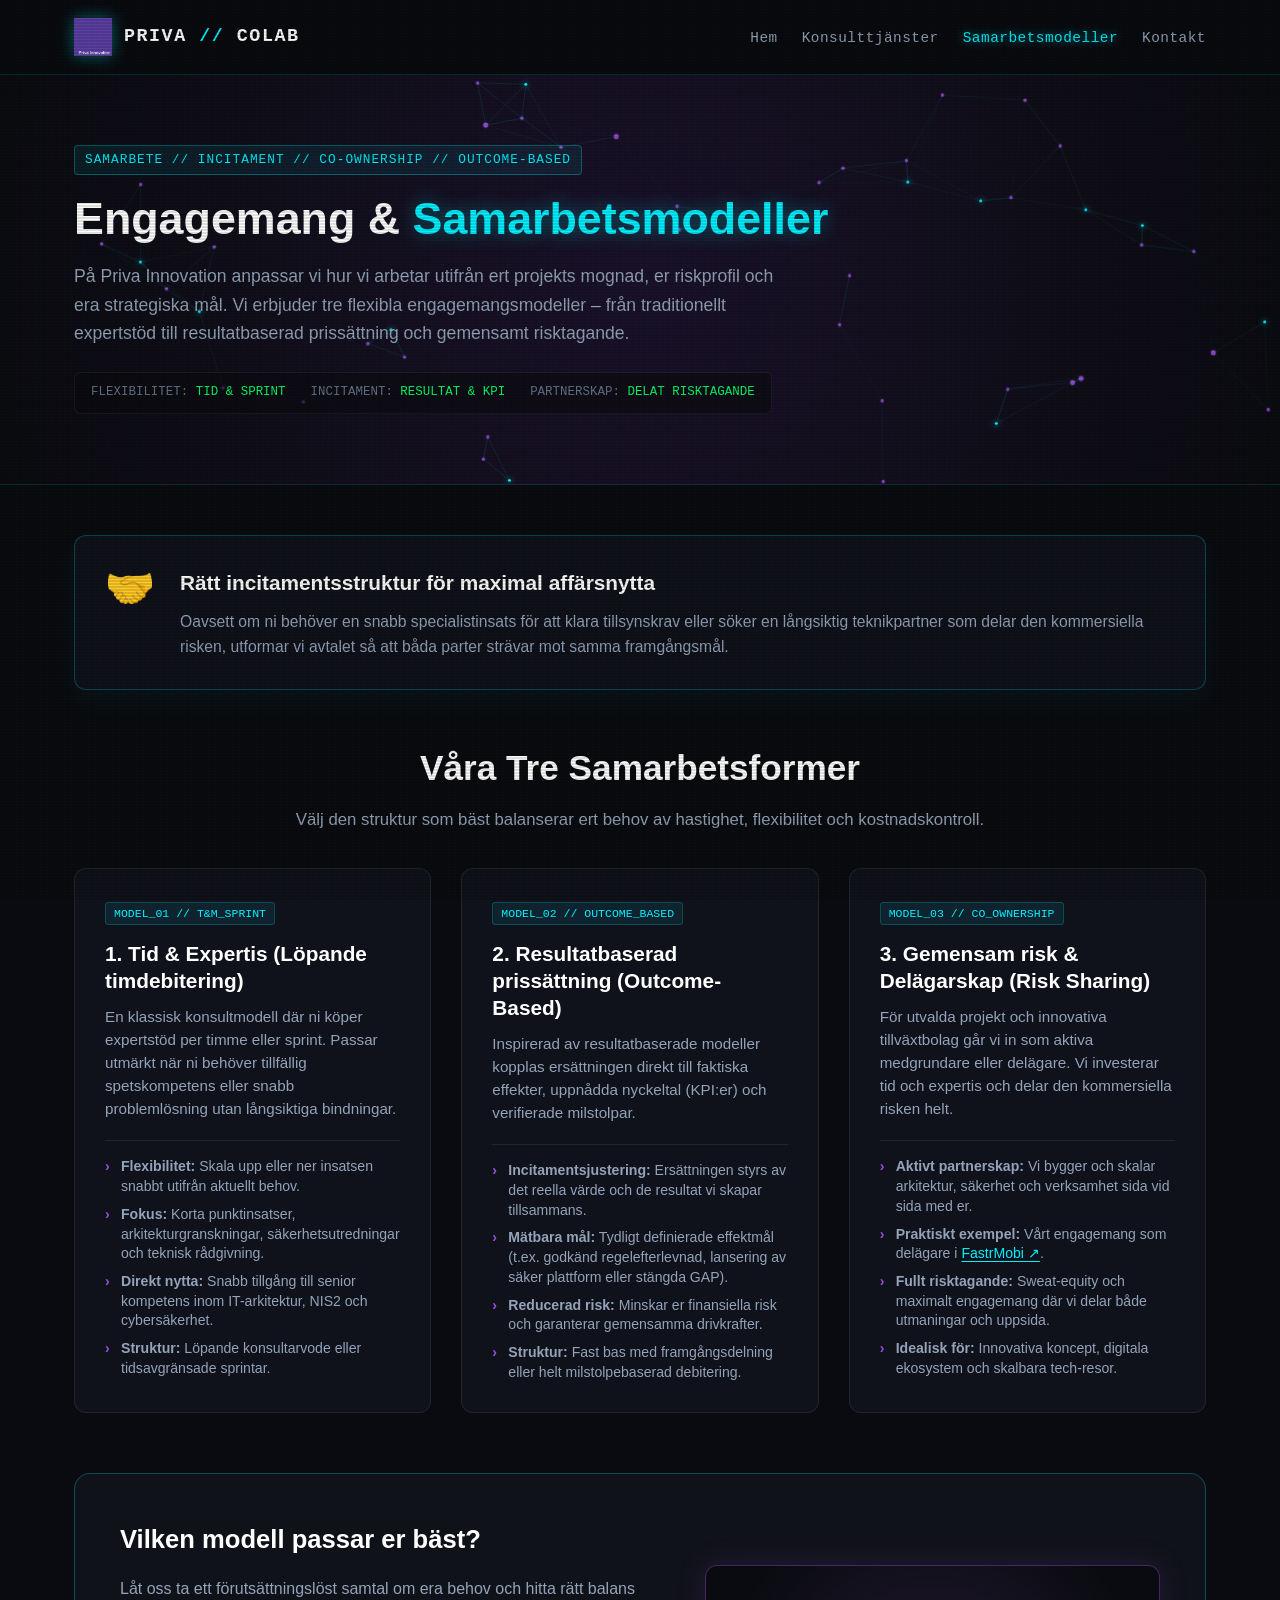
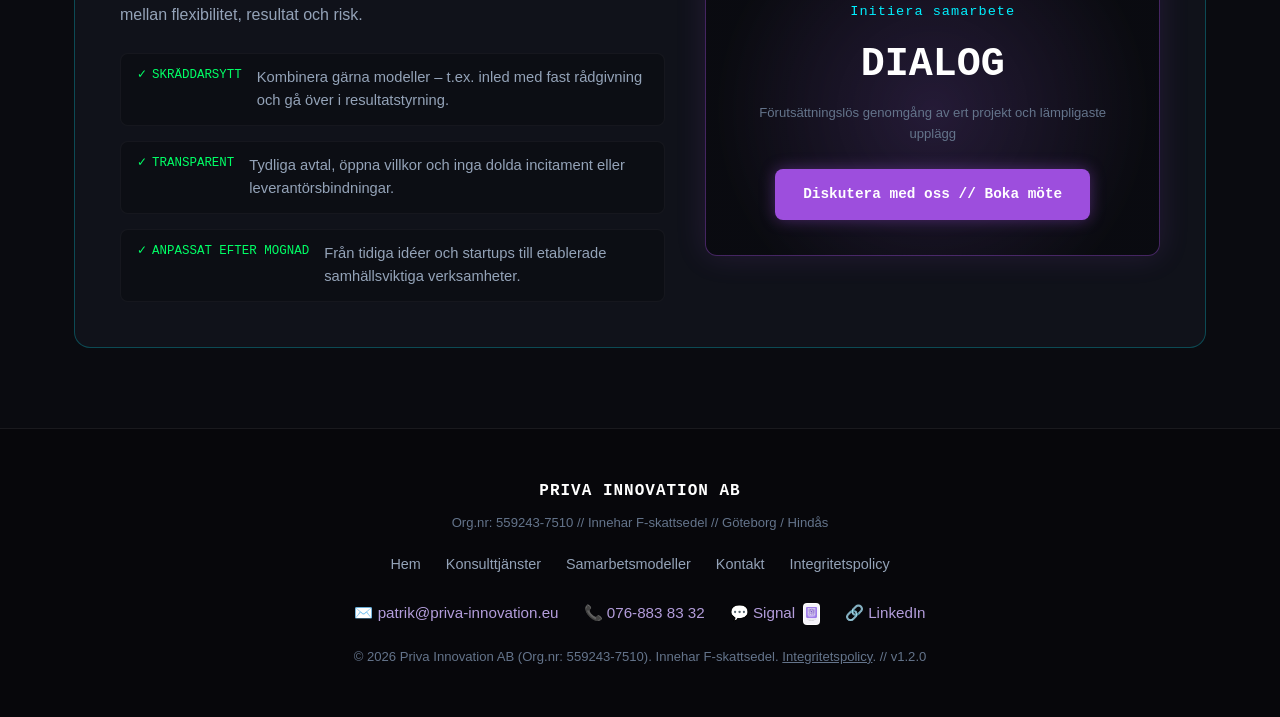
<file: samarbete.html>
<!DOCTYPE html>
<html lang="sv">
<head>
    <meta charset="UTF-8">
    <meta name="viewport" content="width=device-width, initial-scale=1.0">
    <title>Samarbetsmodeller & Engagemang - Priva Innovation AB</title>
    <link rel="stylesheet" href="style.css?v=1.2.2">
</head>
<body>

    <header>
        <div class="container">
            <div class="header-content">
                <a href="index.html" class="brand">
                    <img src="logo_Priva-Innovation.png"
                         alt="Priva Innovation"
                         class="brand-logo" />

                    <svg id="cyber-svg-logo" style="display:none; width:34px; height:34px; filter:drop-shadow(0 0 6px #00f0ff);" viewBox="0 0 100 100" fill="none" xmlns="http://www.w3.org/2000/svg">
                        <circle cx="50" cy="22" r="7" fill="#00f0ff" />
                        <circle cx="20" cy="50" r="7" fill="#00ff66" />
                        <circle cx="80" cy="50" r="7" fill="#00f0ff" />
                        <circle cx="35" cy="80" r="7" fill="#9d4edd" />
                        <circle cx="65" cy="80" r="7" fill="#00ff66" />
                        <circle cx="50" cy="55" r="7" fill="#00f0ff" />
                        <line x1="50" y1="22" x2="20" y2="50" stroke="#00f0ff" stroke-width="3" />
                        <line x1="50" y1="22" x2="80" y2="50" stroke="#00f0ff" stroke-width="3" />
                        <line x1="20" y1="50" x2="35" y2="80" stroke="#9d4edd" stroke-width="3" />
                        <line x1="80" y1="50" x2="65" y2="80" stroke="#00ff66" stroke-width="3" />
                        <line x1="35" y1="80" x2="65" y2="80" stroke="#00f0ff" stroke-width="3" />
                        <line x1="50" y1="22" x2="50" y2="55" stroke="#00f0ff" stroke-width="3" />
                        <line x1="20" y1="50" x2="50" y2="55" stroke="#00f0ff" stroke-width="3" />
                        <line x1="80" y1="50" x2="50" y2="55" stroke="#00f0ff" stroke-width="3" />
                        <line x1="35" y1="80" x2="50" y2="55" stroke="#9d4edd" stroke-width="3" />
                        <line x1="65" y1="80" x2="50" y2="55" stroke="#00ff66" stroke-width="3" />
                    </svg>

                    <span class="brand-text">PRIVA <span>//</span> COLAB</span>
                </a>

                <button class="menu-toggle" aria-label="Öppna meny">
                    <span></span>
                    <span></span>
                    <span></span>
                </button>

                <nav>
                    <ul>
                        <li><a href="index.html">Hem</a></li>
                        <li><a href="konsult.html">Konsulttjänster</a></li>
                        <li><a href="samarbete.html" class="active">Samarbetsmodeller</a></li>
                        <li><a href="kontakt.html">Kontakt</a></li>
                    </ul>
                </nav>
            </div>
        </div>
    </header>

    <section class="hero">
        <canvas id="cyber-canvas"></canvas>
        <div class="container">
            <div class="hero-tag">SAMARBETE // INCITAMENT // CO-OWNERSHIP // OUTCOME-BASED</div>
            <h1>Engagemang & <span class="highlight">Samarbetsmodeller</span></h1>
            <p>På Priva Innovation anpassar vi hur vi arbetar utifrån ert projekts mognad, er riskprofil och era strategiska mål. Vi erbjuder tre flexibla engagemangsmodeller – från traditionellt expertstöd till resultatbaserad prissättning och gemensamt risktagande.</p>

            <div class="terminal-status-bar">
                <div>FLEXIBILITET: <span>TID & SPRINT</span></div>
                <div>INCITAMENT: <span>RESULTAT & KPI</span></div>
                <div>PARTNERSKAP: <span>DELAT RISKTAGANDE</span></div>
            </div>
        </div>
    </section>

    <main class="container">

        <div class="resilience-bar">
            <div class="resilience-icon">🤝</div>
            <div class="resilience-text">
                <h3>Rätt incitamentsstruktur för maximal affärsnytta</h3>
                <p>Oavsett om ni behöver en snabb specialistinsats för att klara tillsynskrav eller söker en långsiktig teknikpartner som delar den kommersiella risken, utformar vi avtalet så att båda parter strävar mot samma framgångsmål.</p>
            </div>
        </div>

        <div class="section-header">
            <h2>Våra Tre Samarbetsformer</h2>
            <p>Välj den struktur som bäst balanserar ert behov av hastighet, flexibilitet och kostnadskontroll.</p>
        </div>

        <div class="services-grid">

            <!-- Modell 1: Tid & Expertis -->
            <div class="cyber-card">
                <div class="card-header">
                    <span class="code-label">MODEL_01 // T&M_SPRINT</span>
                </div>
                <h3>1. Tid & Expertis (Löpande timdebitering)</h3>
                <p>En klassisk konsultmodell där ni köper expertstöd per timme eller sprint. Passar utmärkt när ni behöver tillfällig spetskompetens eller snabb problemlösning utan långsiktiga bindningar.</p>
                <ul>
                    <li><strong>Flexibilitet:</strong> Skala upp eller ner insatsen snabbt utifrån aktuellt behov.</li>
                    <li><strong>Fokus:</strong> Korta punktinsatser, arkitekturgranskningar, säkerhetsutredningar och teknisk rådgivning.</li>
                    <li><strong>Direkt nytta:</strong> Snabb tillgång till senior kompetens inom IT-arkitektur, NIS2 och cybersäkerhet.</li>
                    <li><strong>Struktur:</strong> Löpande konsultarvode eller tidsavgränsade sprintar.</li>
                </ul>
            </div>

            <!-- Modell 2: Resultatbaserad prissättning -->
            <div class="cyber-card">
                <div class="card-header">
                    <span class="code-label">MODEL_02 // OUTCOME_BASED</span>
                </div>
                <h3>2. Resultatbaserad prissättning (Outcome-Based)</h3>
                <p>Inspirerad av resultatbaserade modeller kopplas ersättningen direkt till faktiska effekter, uppnådda nyckeltal (KPI:er) och verifierade milstolpar.</p>
                <ul>
                    <li><strong>Incitamentsjustering:</strong> Ersättningen styrs av det reella värde och de resultat vi skapar tillsammans.</li>
                    <li><strong>Mätbara mål:</strong> Tydligt definierade effektmål (t.ex. godkänd regelefterlevnad, lansering av säker plattform eller stängda GAP).</li>
                    <li><strong>Reducerad risk:</strong> Minskar er finansiella risk och garanterar gemensamma drivkrafter.</li>
                    <li><strong>Struktur:</strong> Fast bas med framgångsdelning eller helt milstolpebaserad debitering.</li>
                </ul>
            </div>

            <!-- Modell 3: Gemensam risk & Delägarskap -->
            <div class="cyber-card">
                <div class="card-header">
                    <span class="code-label">MODEL_03 // CO_OWNERSHIP</span>
                </div>
                <h3>3. Gemensam risk & Delägarskap (Risk Sharing)</h3>
                <p>För utvalda projekt och innovativa tillväxtbolag går vi in som aktiva medgrundare eller delägare. Vi investerar tid och expertis och delar den kommersiella risken helt.</p>
                <ul>
                    <li><strong>Aktivt partnerskap:</strong> Vi bygger och skalar arkitektur, säkerhet och verksamhet sida vid sida med er.</li>
                    <li><strong>Praktiskt exempel:</strong> Vårt engagemang som delägare i <a href="https://fastr.mobi/" target="_blank" rel="noopener noreferrer" style="color: var(--neon-cyan); text-decoration: underline; text-underline-offset: 3px;">FastrMobi ↗</a>.</li>
                    <li><strong>Fullt risktagande:</strong> Sweat-equity och maximalt engagemang där vi delar både utmaningar och uppsida.</li>
                    <li><strong>Idealisk för:</strong> Innovativa koncept, digitala ekosystem och skalbara tech-resor.</li>
                </ul>
            </div>

        </div>

        <!-- Call to Action / Dialog Section -->
        <div class="pricing-section">
            <div class="pricing-left">
                <h3>Vilken modell passar er bäst?</h3>
                <p class="intro-desc">Låt oss ta ett förutsättningslöst samtal om era behov och hitta rätt balans mellan flexibilitet, resultat och risk.</p>

                <div class="engagement-list">
                    <div class="engagement-row">
                        <div class="engagement-tag"><span>✓</span> SKRÄDDARSYTT</div>
                        <div class="engagement-text">Kombinera gärna modeller – t.ex. inled med fast rådgivning och gå över i resultatstyrning.</div>
                    </div>
                    <div class="engagement-row">
                        <div class="engagement-tag"><span>✓</span> TRANSPARENT</div>
                        <div class="engagement-text">Tydliga avtal, öppna villkor och inga dolda incitament eller leverantörsbindningar.</div>
                    </div>
                    <div class="engagement-row">
                        <div class="engagement-tag"><span>✓</span> ANPASSAT EFTER MOGNAD</div>
                        <div class="engagement-text">Från tidiga idéer och startups till etablerade samhällsviktiga verksamheter.</div>
                    </div>
                </div>
            </div>

            <div class="pricing-box">
                <div class="rate-label">Initiera samarbete</div>
                <div class="rate-figure">DIALOG</div>
                <div class="rate-terms">Förutsättningslös genomgång av ert projekt och lämpligaste upplägg</div>
                <a href="kontakt.html" class="btn-cyber">Diskutera med oss // Boka möte</a>
            </div>
        </div>

    </main>

    <footer>
        <div class="container">
            <div class="footer-brand">PRIVA INNOVATION AB</div>
            <div class="footer-legal">Org.nr: 559243-7510 // Innehar F-skattsedel // Göteborg / Hindås</div>

            <div class="footer-nav">
                <a href="index.html">Hem</a>
                <a href="konsult.html">Konsulttjänster</a>
                <a href="samarbete.html">Samarbetsmodeller</a>
                <a href="kontakt.html">Kontakt</a>
                <a href="privacy.html">Integritetspolicy</a>
            </div>
            <div class="footer-contacts">
                <a href="mailto:patrik@priva-innovation.eu">✉️ patrik@priva-innovation.eu</a>
                <a href="tel:0768838332">📞 076-883 83 32</a>
                <a href="https://signal.me/#eu/TI0gpechOMJDopikfB9CbNccs5nqo3NAQaVHY5EkWUXDCje528RFa4bXzuuykCMC" target="_blank" rel="noopener noreferrer" class="signal-link">
                    💬 Signal
                    <img src="SignalUsernameQr.png" alt="Skanna för Signal" class="signal-qr-thumb">
                </a>
                <a href="https://www.linkedin.com/company/priva-innovation-eu/" target="_blank" rel="noopener noreferrer">🔗 LinkedIn</a>
            </div>
            <div class="footer-legal">
                © 2026 Priva Innovation AB (Org.nr: 559243-7510). Innehar F-skattsedel. <a href="privacy.html" style="color: var(--text-muted); text-decoration: underline;">Integritetspolicy</a>. // v1.2.0
            </div>
        </div>
    </footer>

    <script src="script.js?v=1.2.1"></script>
    <script src="network.js?v=1.2.1"></script>
</body>
</html>
</file>
<file: style.css>
:root {
    --bg-base: #0a0b10;
    --bg-surface: #10121a;
    --bg-card: rgba(18, 21, 31, 0.75);
    --neon-cyan: #00f0ff;
    --neon-purple: #9d4edd;
    --cyber-green: #00ff66;
    --text-primary: #f1f5f9;
    --text-secondary: #94a3b8;
    --text-muted: #64748b;
    --border-glow: rgba(0, 240, 255, 0.25);
    --border-purple: rgba(157, 78, 221, 0.3);
    --font-mono: 'Consolas', 'JetBrains Mono', 'Courier New', monospace;
    --font-sans: 'Segoe UI', -apple-system, BlinkMacSystemFont, Roboto, sans-serif;
}

* {
    box-sizing: border-box;
}

body {
    font-family: var(--font-sans);
    margin: 0;
    padding: 0;
    color: var(--text-primary);
    background-color: var(--bg-base);
    line-height: 1.6;
    overflow-x: hidden;
    min-height: 100vh;
    display: flex;
    flex-direction: column;
}

body::before {
    content: " ";
    display: block;
    position: fixed;
    top: 0;
    left: 0;
    bottom: 0;
    right: 0;
    background: linear-gradient(rgba(18, 16, 16, 0) 50%, rgba(0, 0, 0, 0.25) 50%), linear-gradient(90deg, rgba(255, 0, 0, 0.03), rgba(0, 255, 0, 0.01), rgba(0, 255, 0, 0.03));
    z-index: 999;
    background-size: 100% 3px, 6px 100%;
    pointer-events: none;
    opacity: 0.5;
}

.container {
    max-width: 1180px;
    margin: 0 auto;
    padding: 0 24px;
    position: relative;
    z-index: 2;
}

/* --- HEADER --- */
header {
    background-color: rgba(10, 11, 16, 0.85);
    backdrop-filter: blur(12px);
    border-bottom: 1px solid rgba(0, 240, 255, 0.15);
    padding: 18px 0;
    position: sticky;
    top: 0;
    z-index: 100;
}

.header-content {
    display: flex;
    justify-content: space-between;
    align-items: center;
}

.brand {
    display: flex;
    align-items: center;
    gap: 12px;
    text-decoration: none;
}

.brand-logo {
    height: 38px;
    width: auto;
    filter: drop-shadow(0 0 8px rgba(0, 240, 255, 0.4));
}

.brand-text {
    font-family: var(--font-mono);
    font-size: 1.15rem;
    font-weight: 700;
    color: #ffffff;
    letter-spacing: 1.5px;
}

.brand-text span {
    color: var(--neon-cyan);
}

nav ul {
    list-style: none;
    margin: 0;
    padding: 0;
    display: flex;
    gap: 24px;
}

nav a {
    text-decoration: none;
    color: var(--text-secondary);
    font-size: 0.9rem;
    font-weight: 500;
    letter-spacing: 0.5px;
    transition: all 0.2s;
    font-family: var(--font-mono);
}

nav a:hover, nav a.active {
    color: var(--neon-cyan);
    text-shadow: 0 0 10px rgba(0, 240, 255, 0.6);
}

/* --- MAIN & HERO (index.html) --- */
main {
    flex: 1;
    padding: 60px 0 80px;
}

/* Layout på dator: Grid med 2 kolumner. Korten spänner över båda kolumnerna i rad 2 */
.hero-section {
    position: relative;
    display: grid;
    grid-template-columns: 1.1fr 1fr;
    column-gap: 50px;
    row-gap: 70px;
    align-items: center;
    margin-bottom: 70px;
}

.hero-left {
    grid-column: 1 / 2;
    grid-row: 1 / 2;
    position: relative;
    z-index: 2;
}

.canvas-frame {
    grid-column: 2 / 3;
    grid-row: 1 / 2;
    position: relative;
    z-index: 2;
    display: flex;
    justify-content: center;
    align-items: center;margin-top: 40px; /* Skjuter ner lådan så den "flyter" snyggt under kanten */
}

.portal-grid {
    grid-column: 1 / 3;
    grid-row: 2 / 3;
    display: grid;
    grid-template-columns: repeat(auto-fit, minmax(320px, 1fr));
    gap: 24px;
    position: relative;
    z-index: 2;
}

#cyber-canvas {
    position: absolute;
    top: 0;
    left: 0;
    width: 100%;
    height: 100%;
    z-index: 1;
    pointer-events: none;
}

.status-badge {
    font-family: var(--font-mono);
    font-size: 0.82rem;
    color: var(--cyber-green);
    background: rgba(0, 255, 102, 0.08);
    border: 1px solid rgba(0, 255, 102, 0.3);
    display: inline-flex;
    align-items: center;
    gap: 8px;
    padding: 6px 14px;
    border-radius: 4px;
    margin-bottom: 20px;
    letter-spacing: 1px;
    text-transform: uppercase;
}

.status-indicator {
    width: 8px;
    height: 8px;
    background-color: var(--cyber-green);
    border-radius: 50%;
    box-shadow: 0 0 8px var(--cyber-green);
    animation: pulse 2s infinite;
}

@keyframes pulse {
    0% { opacity: 0.4; transform: scale(0.9); }
    50% { opacity: 1; transform: scale(1.2); }
    100% { opacity: 0.4; transform: scale(0.9); }
}

.hero-title {
    font-size: 3rem;
    color: #ffffff;
    margin: 0 0 18px 0;
    line-height: 1.2;
    letter-spacing: 0.5px;
}

.hero-title span {
    color: var(--neon-cyan);
    text-shadow: 0 0 20px rgba(0, 240, 255, 0.4);
}

.hero-desc {
    font-size: 1.15rem;
    color: var(--text-secondary);
    margin: 0 0 30px 0;
    max-width: 540px;
}

.canvas-hud-wrapper {
    position: relative;
    padding: 10px;
    background: radial-gradient(circle, rgba(157, 78, 221, 0.18) 0%, rgba(10, 11, 16, 0.95) 75%);
    border: 1px solid var(--border-glow);
    border-radius: 16px;
    box-shadow: 0 0 35px rgba(0, 240, 255, 0.15), inset 0 0 20px rgba(157, 78, 221, 0.2);
    overflow: hidden;
    width: 100%;
    max-width: 440px; /* Ökar maxstorleken på dator (tidigare ca 340px) */
    margin: 0 auto;
}

#canvas-container canvas {
    display: block;
    border-radius: 12px;
    width: 100% !important;   /* Tvingar canvasen att fylla ut hud-ramen */
    height: auto !important;
    aspect-ratio: 1 / 1;
}

.canvas-caption {
    position: absolute;
    bottom: 16px;
    left: 50%;
    transform: translateX(-50%);
    font-family: var(--font-mono);
    font-size: 0.72rem;
    color: var(--neon-cyan);
    letter-spacing: 2px;
    background: rgba(10, 11, 16, 0.85);
    padding: 4px 10px;
    border-radius: 3px;
    border: 1px solid rgba(0, 240, 255, 0.3);
    pointer-events: none;
}

/* --- PORTAL-KORT --- */
.portal-card {
    background: var(--bg-card);
    border: 1px solid rgba(255, 255, 255, 0.08);
    border-radius: 10px;
    padding: 30px 26px;
    text-decoration: none;
    color: inherit;
    display: flex;
    flex-direction: column;
    justify-content: space-between;
    transition: all 0.3s ease;
    position: relative;
    overflow: hidden;
}

.portal-card:hover {
    border-color: var(--neon-cyan);
    background: rgba(24, 28, 42, 0.95);
    transform: translateY(-4px);
    box-shadow: 0 10px 25px rgba(0, 240, 255, 0.12);
}

.portal-card::before {
    content: "";
    position: absolute;
    top: 0;
    left: 0;
    width: 4px;
    height: 100%;
    background: var(--border-purple);
    transition: background 0.3s;
}

.portal-card:hover::before {
    background: var(--neon-cyan);
}

.portal-tag {
    font-family: var(--font-mono);
    font-size: 0.75rem;
    color: var(--neon-cyan);
    letter-spacing: 1px;
    margin-bottom: 12px;
}

.portal-card h3 {
    margin: 0 0 10px 0;
    font-size: 1.35rem;
    color: #ffffff;
}

.portal-card p {
    color: var(--text-secondary);
    font-size: 0.95rem;
    margin: 0 0 20px 0;
    line-height: 1.5;
}

.portal-link-text {
    font-family: var(--font-mono);
    font-size: 0.85rem;
    color: var(--neon-purple);
    display: flex;
    align-items: center;
    gap: 8px;
    font-weight: 600;
    transition: color 0.2s;
}

.portal-card:hover .portal-link-text {
    color: var(--neon-cyan);
}

/* --- KONSULT-SPECIFIKA KLASSER (konsult.html) --- */
.hero {
    position: relative;
    background: radial-gradient(circle at center, #1b122c 0%, #0a0b10 100%);
    padding: 70px 0;
    border-bottom: 1px solid rgba(0, 240, 255, 0.15);
    overflow: hidden;
}

.hero-tag {
    font-family: var(--font-mono);
    font-size: 0.8rem;
    color: var(--neon-cyan);
    background: rgba(0, 240, 255, 0.08);
    border: 1px solid rgba(0, 240, 255, 0.3);
    display: inline-block;
    padding: 4px 10px;
    border-radius: 4px;
    margin-bottom: 16px;
    letter-spacing: 1px;
}

.hero h1 {
    font-size: 2.8rem;
    color: #ffffff;
    margin: 0 0 15px 0;
    line-height: 1.25;
    max-width: 850px;
}

.hero h1 .highlight {
    color: var(--neon-cyan);
    text-shadow: 0 0 20px rgba(0, 240, 255, 0.4);
}

.hero p {
    font-size: 1.1rem;
    color: var(--text-secondary);
    max-width: 700px;
    margin: 0 0 25px 0;
}

.terminal-status-bar {
    display: flex;
    gap: 25px;
    font-family: var(--font-mono);
    font-size: 0.78rem;
    color: var(--text-muted);
    flex-wrap: wrap;
    background: rgba(10, 11, 16, 0.6);
    padding: 10px 16px;
    border-radius: 6px;
    border: 1px solid rgba(255,255,255,0.06);
    width: fit-content;
}

.terminal-status-bar span {
    color: var(--cyber-green);
}

.resilience-bar {
    background: var(--bg-card);
    border: 1px solid var(--border-glow);
    border-radius: 12px;
    padding: 30px;
    margin: 50px 0;
    display: flex;
    gap: 25px;
    align-items: flex-start;
    box-shadow: 0 10px 30px rgba(0,240,255,0.05);
}

.resilience-icon {
    font-size: 2.5rem;
    line-height: 1;
}

.resilience-text h3 {
    margin: 0 0 10px 0;
    color: #fff;
    font-size: 1.3rem;
}

.resilience-text p {
    margin: 0;
    color: var(--text-secondary);
    font-size: 0.98rem;
}

.section-header {
    text-align: center;
    margin: 50px 0 35px;
}

.section-header h2 {
    font-size: 2.2rem;
    color: #fff;
    margin: 0 0 10px 0;
}

.section-header p {
    color: var(--text-secondary);
    margin: 0;
    font-size: 1.05rem;
}

.services-grid {
    display: grid;
    grid-template-columns: repeat(auto-fit, minmax(340px, 1fr));
    gap: 30px;
    margin-bottom: 60px;
}

.cyber-card {
    background: var(--bg-card);
    border: 1px solid rgba(255, 255, 255, 0.08);
    border-radius: 12px;
    padding: 30px;
    display: flex;
    flex-direction: column;
    justify-content: flex-start;
    transition: all 0.3s ease;
    position: relative;
    overflow: hidden;
}

.cyber-card:hover {
    border-color: var(--neon-cyan);
    transform: translateY(-4px);
    box-shadow: 0 10px 30px rgba(0, 240, 255, 0.1);
    background: rgba(22, 26, 38, 0.9);
}

.card-header {
    margin-bottom: 15px;
}

.code-label {
    font-family: var(--font-mono);
    font-size: 0.72rem;
    color: var(--neon-cyan);
    background: rgba(0, 240, 255, 0.08);
    padding: 4px 8px;
    border-radius: 3px;
    border: 1px solid rgba(0, 240, 255, 0.2);
}

.cyber-card h3 {
    color: #fff;
    margin: 0 0 12px 0;
    font-size: 1.3rem;
    line-height: 1.3;
    min-height: 3.4rem;
}

.cyber-card p {
    color: var(--text-secondary);
    font-size: 0.95rem;
    margin: 0 0 20px 0;
    line-height: 1.5;
    min-height: 4.8rem;
}

.cyber-card ul {
    list-style: none;
    padding: 0;
    margin: 0;
    border-top: 1px solid rgba(255, 255, 255, 0.08);
    padding-top: 16px;
}

.cyber-card li {
    color: var(--text-secondary);
    font-size: 0.88rem;
    margin-bottom: 8px;
    position: relative;
    padding-left: 16px;
    line-height: 1.4;
}

.cyber-card li:last-child {
    margin-bottom: 0;
}

.cyber-card li::before {
    content: "›";
    position: absolute;
    left: 0;
    color: var(--neon-purple);
    font-weight: bold;
}

.pricing-section {
    display: grid;
    grid-template-columns: 1.2fr 1fr;
    gap: 40px;
    background: var(--bg-surface);
    border: 1px solid var(--border-glow);
    border-radius: 16px;
    padding: 45px;
    margin-bottom: 80px;
    align-items: center;
}

.pricing-left h3 {
    color: #fff;
    font-size: 1.6rem;
    margin: 0 0 12px 0;
}

.intro-desc {
    color: var(--text-secondary);
    margin-bottom: 25px;
}

.engagement-list {
    display: flex;
    flex-direction: column;
    gap: 15px;
}

.engagement-row {
    display: flex;
    align-items: flex-start;
    gap: 15px;
    background: rgba(0,0,0,0.2);
    padding: 12px 16px;
    border-radius: 8px;
    border: 1px solid rgba(255,255,255,0.04);
}

.engagement-tag {
    font-family: var(--font-mono);
    font-size: 0.78rem;
    color: var(--cyber-green);
    white-space: nowrap;
    display: flex;
    align-items: center;
    gap: 5px;
}

.engagement-text {
    font-size: 0.92rem;
    color: var(--text-secondary);
}

.pricing-box {
    background: radial-gradient(circle, rgba(157, 78, 221, 0.15) 0%, rgba(10, 11, 16, 0.95) 80%);
    border: 1px solid rgba(157, 78, 221, 0.4);
    border-radius: 12px;
    padding: 35px;
    text-align: center;
    box-shadow: 0 0 30px rgba(157, 78, 221, 0.15);
}

.rate-label {
    font-family: var(--font-mono);
    font-size: 0.85rem;
    color: var(--neon-cyan);
    margin-bottom: 10px;
    letter-spacing: 1px;
}

.rate-figure {
    font-size: 2.5rem;
    font-weight: 700;
    color: #fff;
    font-family: var(--font-mono);
    margin-bottom: 5px;
}

.rate-terms {
    font-size: 0.82rem;
    color: var(--text-muted);
    margin-bottom: 25px;
}

.btn-cyber {
    background: var(--main-purple, #9d4edd);
    color: #fff;
    border: none;
    padding: 14px 28px;
    font-family: var(--font-mono);
    font-size: 0.9rem;
    font-weight: 600;
    border-radius: 8px;
    cursor: pointer;
    text-decoration: none;
    display: inline-block;
    transition: all 0.2s;
    box-shadow: 0 0 15px rgba(157, 78, 221, 0.4);
}

.btn-cyber:hover {
    background: #b05ef3;
    box-shadow: 0 0 25px rgba(0, 240, 255, 0.6);
    transform: translateY(-2px);
}

/* --- FOOTER --- */
footer {
    border-top: 1px solid rgba(255, 255, 255, 0.08);
    padding: 50px 0 30px;
    text-align: center;
    background: #07070b;
}

.footer-brand {
    font-family: var(--font-mono);
    font-weight: 700;
    color: #fff;
    margin-bottom: 8px;
    letter-spacing: 1px;
}

.footer-legal {
    font-size: 0.82rem;
    color: var(--text-muted);
    margin-bottom: 20px;
}

.footer-nav {
    display: flex;
    justify-content: center;
    gap: 25px;
    margin-bottom: 25px;
    font-size: 0.9rem;
    flex-wrap: wrap;
}

.footer-nav a {
    color: var(--text-secondary);
    text-decoration: none;
    transition: color 0.2s;
}

.footer-nav a:hover {
    color: var(--neon-cyan);
}

.footer-contacts {
    display: flex;
    justify-content: center;
    gap: 25px;
    margin-bottom: 20px;
    font-size: 0.95rem;
    flex-wrap: wrap;
}

.footer-contacts a {
    color: #b39ddb;
    text-decoration: none;
    transition: color 0.2s;
}

.footer-contacts a:hover {
    color: #ffffff;
}

.footer-copy {
    font-size: 0.85rem;
    color: #9ca3af;
    margin-top: 30px;
    border-top: 1px solid #2d2a3e;
    padding-top: 20px;
}

/* SIGNAL HOVER & QR-ZOOM */
.signal-link {
    display: inline-flex;
    align-items: center;
    gap: 8px;
    position: relative;
    color: #b39ddb;
    text-decoration: none;
    transition: color 0.2s;
}

.signal-link:hover {
    color: #ffffff;
}

.signal-qr-thumb {
    height: 22px;
    width: auto;
    border-radius: 4px;
    border: 1px solid rgba(255, 255, 255, 0.3);
    transition: transform 0.25s cubic-bezier(0.175, 0.885, 0.32, 1.275);
    background: #fff;
    transform-origin: bottom center;
    vertical-align: middle;
}

.signal-link:hover .signal-qr-thumb {
    transform: translateY(-20px) scale(18);
    box-shadow: 0 16px 45px rgba(0, 0, 0, 0.85);
    z-index: 1000;
}

@media (max-width: 920px) {
    .pricing-section {
        grid-template-columns: 1fr;
    }
}

/* ==========================================================================
   Mobilresponsivitet & Hamburgarmeny (Mörkt tema)
   ========================================================================== */
html, body {
    overflow-x: hidden !important;
    width: 100% !important;
    max-width: 100vw !important;
}

.menu-toggle {
    display: none !important;
    background: transparent;
    border: 1px solid rgba(255, 255, 255, 0.2);
    border-radius: 6px;
    cursor: pointer;
    padding: 8px;
    flex-direction: column;
    gap: 5px;
    z-index: 1001;
}

.menu-toggle span {
    display: block;
    width: 22px;
    height: 2px;
    background-color: #ffffff;
    transition: 0.3s ease;
}

@media (max-width: 768px) {
    /* Skala ner stora rubriker */
    .hero h1,
    .hero-section h1,
    #hero-banner h1 {
        font-size: 1.85rem !important;
        line-height: 1.25 !important;
        letter-spacing: -0.5px;
    }

    /* Omstrukturera hero-sektionen till flex-column och använd order */
    .hero-section {
        display: flex !important;
        flex-direction: column !important;
        gap: 40px !important;
    }

    .hero-left {
        order: 1;
    }

    .portal-grid {
        order: 2;
        width: 100%;
        display: flex !important;
        flex-direction: column !important;
        gap: 20px !important;
    }

    .canvas-frame {
        order: 3;
        margin: 20px auto 0 !important;
        transform: none !important;
    }

    #canvas-container canvas {
        max-width: 100% !important;
        height: auto !important;
    }

    header {
        position: relative !important;
        overflow: visible !important;
    }

    .header-content {
        display: flex !important;
        flex-direction: row !important;
        justify-content: space-between !important;
        align-items: center !important;
        width: 100% !important;
        position: relative !important;
    }

    .brand {
        margin: 0 !important;
    }

    .menu-toggle {
        display: flex !important;
    }

    /* Utfällbar mobilmeny */
    nav {
        display: none !important;
    }

    nav.nav-open {
        display: block !important;
        position: absolute;
        top: 100%;
        left: 0;
        right: 0;
        width: 100%;
        box-sizing: border-box;
        background: #0b0f19 !important;
        border-bottom: 2px solid #00f0ff;
        padding: 20px !important;
        box-shadow: 0 12px 30px rgba(0, 0, 0, 0.7);
        z-index: 99999 !important;
    }

    nav.nav-open ul {
        display: flex !important;
        flex-direction: column !important;
        gap: 16px !important;
        padding: 0 !important;
        margin: 0 !important;
        list-style: none !important;
        text-align: center !important;
    }

    nav.nav-open ul li a {
        display: block !important;
        font-size: 1.1rem !important;
        color: #f1f5f9 !important;
        text-decoration: none !important;
        padding: 8px 0 !important;
    }

    .container {
        width: 100% !important;
        max-width: 100% !important;
        padding-left: 16px !important;
        padding-right: 16px !important;
        box-sizing: border-box !important;
    }

    .resilience-bar {
        display: flex !important;
        flex-direction: column !important;
        width: 100% !important;
        max-width: 100% !important;
        box-sizing: border-box !important;
        margin: 24px 0 !important;
        padding: 16px !important;
        gap: 10px !important;
        text-align: left;
    }

    .resilience-text {
        width: 100% !important;
        box-sizing: border-box !important;
    }

    .resilience-text h3 {
        font-size: 1.15rem !important;
        line-height: 1.4 !important;
        word-break: break-word !important;
    }

    .resilience-text p {
        font-size: 0.9rem !important;
        line-height: 1.55 !important;
        word-break: break-word !important;
    }

    .hero-tag {
        white-space: normal !important;
        word-break: break-word !important;
        font-size: 0.75rem !important;
    }

    .terminal-status-bar {
        display: flex !important;
        flex-direction: column !important;
        width: 100% !important;
        gap: 8px !important;
        box-sizing: border-box !important;
    }

    .terminal-status-bar div {
        white-space: normal !important;
        font-size: 0.78rem !important;
    }

    .services-grid {
        grid-template-columns: 1fr !important;
        width: 100% !important;
    }
    
    /* Justeringar för engagemangsmodeller B2B på mobilen */
    .engagement-row {
        flex-direction: column !important;
        gap: 8px !important;
        padding: 16px !important;
    }

    .engagement-tag {
        white-space: normal !important;
        word-break: break-word !important;
        font-size: 0.85rem !important;
    }

    .pricing-section {
        flex-direction: column !important;
        width: 100% !important;
        padding: 25px 16px !important;
        box-sizing: border-box !important;
    }

    .pricing-box {
        width: 100% !important;
        box-sizing: border-box !important;
        margin: 0 auto !important;
    }

    .rate-figure {
        font-size: 2.1rem !important;
        white-space: nowrap !important;
    }
}
</file>
<file: style-light.css>
:root {
    --main-purple: #7E57C2;
    --dark-purple: #5E35B1;
    --light-purple: #F3E5F5;
    --text-dark: #2c3e50;
    --text-muted: #666;
    --text-light: #ffffff;
    --bg-light: #f8f9fa;
    --bg-white: #ffffff;
    --border-color: #e2e8f0;
    --focus-purple: #9575CD;
}

* {
    box-sizing: border-box;
}

body {
    font-family: 'Segoe UI', -apple-system, BlinkMacSystemFont, Roboto, sans-serif;
    margin: 0;
    padding: 0;
    color: var(--text-dark);
    background-color: var(--bg-light);
    line-height: 1.6;
}

.container {
    max-width: 1100px;
    margin: 0 auto;
    padding: 0 20px;
}

/* HEADER */
header {
    background-color: var(--bg-white);
    border-bottom: 1px solid var(--border-color);
    padding: 15px 0;
    position: sticky;
    top: 0;
    z-index: 100;
}

.header-content {
    display: flex;
    justify-content: space-between;
    align-items: center;
}

.logo-container {
    display: flex;
    align-items: center;
    text-decoration: none;
}

    .logo-container img {
        height: 40px;
        width: auto;
    }

.site-name {
    font-size: 1.25rem;
    font-weight: 700;
    color: var(--dark-purple);
    margin-left: 12px;
}

nav ul {
    list-style: none;
    margin: 0;
    padding: 0;
    display: flex;
    gap: 22px;
    flex-wrap: wrap;
}

nav a {
    text-decoration: none;
    color: var(--text-dark);
    font-weight: 500;
    transition: color 0.2s;
}

    nav a:hover, nav a.active {
        color: var(--main-purple);
    }

/* HERO */
.hero {
    position: relative;
    background: radial-gradient(circle at center, #2e164d 0%, #150d24 100%);
    height: 280px;
    display: flex;
    align-items: center;
    justify-content: center;
    color: var(--text-light);
    text-align: center;
    overflow: hidden;
}

#network-canvas {
    position: absolute;
    top: 0;
    left: 0;
    width: 100%;
    height: 100%;
    z-index: 1;
    pointer-events: none;
}

.hero-content {
    position: relative;
    z-index: 2;
    padding: 0 20px;
}

    .hero-content h1 {
        font-size: 2.8rem;
        margin: 0 0 10px 0;
        letter-spacing: 1.5px;
        text-shadow: 0 4px 20px rgba(0,0,0,0.6);
    }

    .hero-content p {
        font-size: 1.15rem;
        max-width: 600px;
        margin: 0 auto;
        color: #e0d4f7;
    }

/* PRISER.HTML - OM MIG & ENERGI & TABELLER */
.section-title {
    color: var(--dark-purple);
    font-size: 2rem;
    margin-bottom: 15px;
    text-align: center;
}

.section-subtitle {
    text-align: center;
    color: var(--text-muted);
    font-size: 1.1rem;
    max-width: 800px;
    margin: 0 auto 40px;
}

.about-section {
    padding: 60px 0;
    background-color: var(--bg-white);
    border-bottom: 1px solid var(--border-color);
}

.about-grid {
    display: grid;
    grid-template-columns: 250px 1fr;
    gap: 40px;
    align-items: center;
    max-width: 900px;
    margin: 0 auto;
}

.about-image {
    width: 250px;
    height: 250px;
    border-radius: 50%;
    object-fit: cover;
    object-position: center center;
    border: 4px solid var(--light-purple);
    box-shadow: 0 10px 25px rgba(0,0,0,0.1);
    background-color: #ffffff;
}

.about-text h2 {
    color: var(--dark-purple);
    margin-top: 0;
    font-size: 1.8rem;
    margin-bottom: 10px;
}

.about-text p {
    font-size: 1.05rem;
    color: var(--text-dark);
    margin-bottom: 15px;
}

.rut-intro {
    background-color: #f4fbf7;
    border-left: 4px solid #2e7d32;
    padding: 15px 20px;
    margin-bottom: 30px;
    border-radius: 0 8px 8px 0;
}

    .rut-intro p {
        margin: 0;
        color: #1e4620;
    }

.pricing-table-container {
    overflow-x: auto;
    margin-bottom: 40px;
    box-shadow: 0 4px 15px rgba(0,0,0,0.04);
    border-radius: 12px;
}

table {
    width: 100%;
    border-collapse: collapse;
    background-color: var(--bg-white);
    text-align: left;
    min-width: 700px;
}

th {
    background-color: var(--dark-purple);
    color: white;
    padding: 16px;
    font-weight: 600;
}

td {
    padding: 16px;
    border-bottom: 1px solid var(--border-color);
    vertical-align: top;
}

tr:last-child td {
    border-bottom: none;
}

tr:hover {
    background-color: #fafbfd;
}

.service-title {
    font-weight: 700;
    color: var(--dark-purple);
}

.price-rut {
    font-weight: 700;
    color: #2e7d32;
    font-size: 1.1rem;
}

.price-ord {
    color: var(--text-muted);
    text-decoration: line-through;
    font-size: 0.9rem;
}

.hourly-rates {
    display: grid;
    grid-template-columns: 1fr 1fr;
    gap: 24px;
}

.rate-card {
    background-color: var(--bg-white);
    padding: 30px;
    border-radius: 12px;
    border: 1px solid var(--border-color);
    text-align: center;
    box-shadow: 0 4px 15px rgba(0,0,0,0.04);
}

    .rate-card h3 {
        color: var(--dark-purple);
        margin-top: 0;
        margin-bottom: 15px;
    }

.main-price {
    font-size: 2rem;
    font-weight: 700;
    color: var(--text-dark);
    margin-bottom: 5px;
}

.sub-price {
    color: var(--text-muted);
    font-size: 0.9rem;
    margin: 0;
}

.energy-section {
    background-color: #f8f9fa;
    padding: 80px 0;
}

.energy-grid {
    display: grid;
    grid-template-columns: repeat(auto-fit, minmax(250px, 1fr));
    gap: 30px;
    margin-bottom: 50px;
}

.energy-card {
    background-color: var(--bg-white);
    padding: 30px;
    border-radius: 12px;
    border: 1px solid var(--border-color);
    box-shadow: 0 4px 15px rgba(0,0,0,0.04);
    transition: transform 0.2s;
}

    .energy-card:hover {
        transform: translateY(-5px);
    }

    .energy-card .icon {
        font-size: 2.5rem;
        margin-bottom: 15px;
    }

    .energy-card h3 {
        color: var(--dark-purple);
        margin-top: 0;
        margin-bottom: 15px;
    }

    .energy-card p {
        color: var(--text-muted);
        font-size: 0.95rem;
        margin: 0;
    }

.projecting-banner {
    background: linear-gradient(135deg, var(--dark-purple) 0%, var(--main-purple) 100%);
    border-radius: 12px;
    padding: 40px;
    display: flex;
    justify-content: space-between;
    align-items: center;
    color: white;
    box-shadow: 0 10px 30px rgba(126, 87, 194, 0.3);
}

.projecting-banner-text h3 {
    margin: 0 0 10px 0;
    font-size: 1.6rem;
    color: white;
}

.projecting-banner-text p {
    margin: 0;
    font-size: 1.1rem;
    color: #e0d4f7;
    max-width: 600px;
}

.btn-banner {
    background-color: white;
    color: var(--dark-purple);
    padding: 14px 30px;
    text-decoration: none;
    font-weight: 700;
    border-radius: 8px;
    transition: transform 0.2s;
    display: inline-block;
    white-space: nowrap;
    margin-left: 30px;
}

    .btn-banner:hover {
        transform: translateY(-2px);
    }

/* KONTAKTFORMULÄR (kontakt.html) */
.contact-section {
    padding: 60px 0 80px;
}

.contact-grid {
    display: grid;
    grid-template-columns: 1fr 1.4fr;
    gap: 50px;
    align-items: start;
}

.contact-info {
    background-color: var(--bg-white);
    padding: 35px 30px;
    border-radius: 12px;
    border: 1px solid var(--border-color);
    box-shadow: 0 4px 15px rgba(0,0,0,0.04);
}

    .contact-info h2 {
        margin-top: 0;
        color: var(--dark-purple);
        font-size: 1.5rem;
        margin-bottom: 20px;
    }

    .contact-info p {
        color: var(--text-muted);
        margin-bottom: 30px;
    }

.info-item {
    display: flex;
    align-items: flex-start;
    gap: 15px;
    margin-bottom: 24px;
}

    .info-item .icon {
        font-size: 1.3rem;
        line-height: 1.4;
    }

    .info-item strong {
        display: block;
        color: var(--dark-purple);
        font-size: 0.95rem;
    }

    .info-item a {
        color: var(--text-dark);
        text-decoration: none;
        transition: color 0.2s;
    }

        .info-item a:hover {
            color: var(--main-purple);
            text-decoration: underline;
        }

.form-card {
    background-color: var(--bg-white);
    padding: 40px;
    border-radius: 12px;
    border: 1px solid var(--border-color);
    box-shadow: 0 4px 15px rgba(0,0,0,0.04);
    position: relative;
}

    .form-card h2 {
        margin-top: 0;
        color: var(--dark-purple);
        font-size: 1.6rem;
        margin-bottom: 12px;
    }

.pgp-security-badge {
    display: flex;
    align-items: center;
    gap: 10px;
    background: #f4fbf7;
    border: 1px solid #c6ebd4;
    padding: 10px 14px;
    border-radius: 6px;
    margin-bottom: 25px;
    font-size: 0.85rem;
    color: #1e4620;
}

    .pgp-security-badge .pgp-dot {
        width: 8px;
        height: 8px;
        background: #2e7d32;
        border-radius: 50%;
        box-shadow: 0 0 6px #2e7d32;
    }

.pgp-fingerprint {
    font-family: monospace;
    font-size: 0.75rem;
    color: #555;
    display: block;
    margin-top: 2px;
}

.form-group {
    margin-bottom: 20px;
}

    .form-group label {
        display: block;
        margin-bottom: 8px;
        font-weight: 600;
        font-size: 0.95rem;
        color: var(--text-dark);
    }

.form-control {
    width: 100%;
    padding: 12px 14px;
    border: 1px solid var(--border-color);
    border-radius: 8px;
    font-size: 1rem;
    font-family: inherit;
    box-sizing: border-box;
    background-color: #fafbfd;
    transition: border-color 0.2s, box-shadow 0.2s;
}

    .form-control:focus {
        outline: none;
        border-color: var(--focus-purple);
        background-color: #ffffff;
        box-shadow: 0 0 0 3px rgba(126, 87, 194, 0.15);
    }

.antispam-field {
    opacity: 0;
    position: absolute;
    top: 0;
    left: 0;
    height: 0;
    width: 0;
    z-index: -1;
    pointer-events: none;
}

.consent-group {
    display: flex;
    align-items: flex-start;
    gap: 12px;
    margin: 25px 0 30px;
}

    .consent-group input[type="checkbox"] {
        margin-top: 4px;
        width: 18px;
        height: 18px;
        accent-color: var(--main-purple);
        cursor: pointer;
    }

    .consent-group label {
        font-size: 0.88rem;
        color: var(--text-muted);
        line-height: 1.5;
        cursor: pointer;
    }

    .consent-group a {
        color: var(--dark-purple);
        text-decoration: underline;
    }

.btn-submit {
    background-color: var(--main-purple);
    color: #ffffff;
    border: none;
    padding: 14px 32px;
    font-size: 1.05rem;
    font-weight: 600;
    border-radius: 8px;
    cursor: pointer;
    transition: background-color 0.2s, transform 0.1s;
    width: 100%;
    display: flex;
    justify-content: center;
    align-items: center;
    gap: 10px;
}

    .btn-submit:hover {
        background-color: var(--dark-purple);
        transform: translateY(-1px);
    }

    .btn-submit:disabled {
        background-color: #9e9e9e;
        cursor: not-allowed;
        transform: none;
    }

#form-status {
    margin-top: 18px;
    padding: 12px 16px;
    border-radius: 6px;
    font-size: 0.95rem;
    display: none;
}

    #form-status.success {
        display: block;
        background: #e8f5e9;
        color: #2e7d32;
        border: 1px solid #a5d6a7;
    }

    #form-status.error {
        display: block;
        background: #ffebee;
        color: #c62828;
        border: 1px solid #ef9a9a;
    }

/* FOOTER & SIGNAL */
footer {
    background-color: #1e1b2e;
    color: #d1d5db;
    padding: 50px 0 30px;
    text-align: center;
}

    footer h3 {
        color: var(--text-light);
        margin: 0 0 10px 0;
        font-size: 1.3rem;
    }

.footer-contacts {
    margin: 20px 0;
    font-size: 1.05rem;
    display: flex;
    justify-content: center;
    flex-wrap: wrap;
    gap: 25px;
    align-items: center;
}

    .footer-contacts a {
        color: #b39ddb;
        text-decoration: none;
        display: inline-flex;
        align-items: center;
        gap: 6px;
        transition: color 0.2s;
    }

        .footer-contacts a:hover {
            color: #ffffff;
            text-decoration: underline;
        }

.footer-copy {
    font-size: 0.85rem;
    color: #9ca3af;
    margin-top: 30px;
    border-top: 1px solid #2d2a3e;
    padding-top: 20px;
}

/* SIGNAL HOVER & QR-ZOOM */
.signal-link {
    display: inline-flex;
    align-items: center;
    gap: 8px;
    position: relative;
    color: #b39ddb;
    text-decoration: none;
    transition: color 0.2s;
}

    .signal-link:hover {
        color: #ffffff;
    }

.signal-qr-thumb {
    height: 22px;
    width: auto;
    border-radius: 4px;
    border: 1px solid rgba(255, 255, 255, 0.3);
    transition: transform 0.25s cubic-bezier(0.175, 0.885, 0.32, 1.275);
    background: #fff;
    transform-origin: bottom center;
    vertical-align: middle;
}

.signal-link:hover .signal-qr-thumb {
    transform: translateY(-20px) scale(18);
    box-shadow: 0 16px 45px rgba(0, 0, 0, 0.85);
    z-index: 1000;
}

@media (max-width: 920px) {
    .hero-section {
        grid-template-columns: 1fr;
        text-align: center;
    }

    .hero-desc {
        margin: 0 auto 30px;
    }

    .pricing-section {
        grid-template-columns: 1fr;
    }

    .hero h1 {
        font-size: 2.2rem;
    }
}

/* ==========================================================================
   Mobilresponsivitet & Hamburgarmeny (Ljust tema)
   ========================================================================== */
html, body {
    overflow-x: hidden !important;
    width: 100% !important;
    max-width: 100vw !important;
}

.menu-toggle {
    display: none !important; /* Döljs strikt på datorn */
    background: transparent;
    border: 1px solid rgba(0, 0, 0, 0.15);
    border-radius: 6px;
    cursor: pointer;
    padding: 8px;
    flex-direction: column;
    gap: 5px;
    z-index: 1001;
}

    .menu-toggle span {
        display: block;
        width: 22px;
        height: 2px;
        background-color: #2e1065;
        transition: 0.3s ease;
    }

@media (max-width: 820px) {
    .contact-grid, .about-grid, .hourly-rates {
        grid-template-columns: 1fr;
    }

    .form-card {
        padding: 25px 20px;
    }

    .about-grid {
        text-align: center;
    }

    .about-image {
        margin: 0 auto;
    }

    .projecting-banner {
        flex-direction: column;
        text-align: center;
        gap: 25px;
    }

    .btn-banner {
        margin-left: 0;
    }
}

@media (max-width: 768px) {
    header {
        position: relative !important;
        overflow: visible !important;
    }

    .header-content {
        display: flex !important;
        flex-direction: row !important;
        justify-content: space-between !important;
        align-items: center !important;
        width: 100% !important;
        position: relative !important;
    }

    .logo-container {
        display: flex !important;
        align-items: center !important;
        margin: 0 !important;
        width: auto !important;
    }

    .menu-toggle {
        display: flex !important;
        margin: 0 !important;
    }

    .hero h1,
    #hero-banner h1 {
        font-size: 1.85rem !important;
        line-height: 1.25 !important;
    }

    /* Utfällbar mobilmeny */
    nav {
        display: none !important;
    }

        nav.nav-open {
            display: block !important;
            position: absolute;
            top: 100%;
            left: 0;
            right: 0;
            width: 100%;
            box-sizing: border-box;
            background: #ffffff !important;
            border-bottom: 2px solid #5e35b1;
            padding: 20px !important;
            box-shadow: 0 12px 30px rgba(0, 0, 0, 0.12);
            z-index: 99999 !important;
        }

            nav.nav-open ul {
                display: flex !important;
                flex-direction: column !important;
                gap: 16px !important;
                padding: 0 !important;
                margin: 0 !important;
                list-style: none !important;
                text-align: center !important;
            }

                nav.nav-open ul li a {
                    display: block !important;
                    font-size: 1.05rem !important;
                    color: #1e293b !important;
                    font-weight: 600 !important;
                    text-decoration: none !important;
                    padding: 8px 0 !important;
                }
}
</file>
